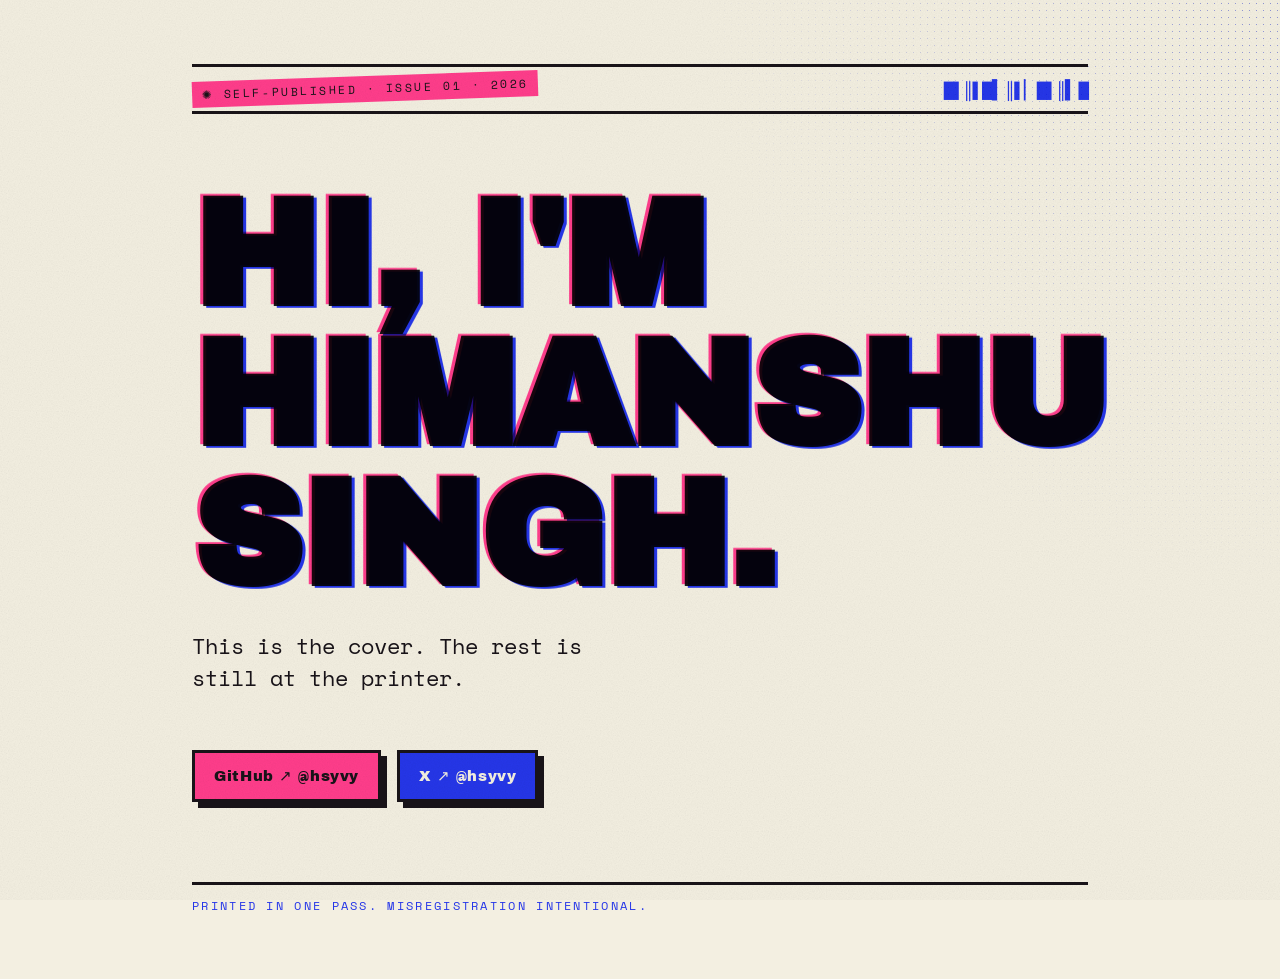
<file: public/index.html>
<!DOCTYPE html>
<html lang="en">
<head>
  <meta charset="UTF-8" />
  <meta name="viewport" content="width=device-width, initial-scale=1" />
  <title>Himanshu Singh — self-published, issue 01</title>
  <meta name="description" content="Himanshu Singh — a small, carefully printed corner of the internet." />
  <meta property="og:title" content="Himanshu Singh — issue 01" />
  <meta property="og:description" content="The cover. The rest is still at the printer." />
  <link rel="preconnect" href="https://fonts.googleapis.com" />
  <link rel="preconnect" href="https://fonts.gstatic.com" crossorigin />
  <link href="https://fonts.googleapis.com/css2?family=Archivo+Black&family=Space+Mono:ital,wght@0,400;0,700;1,400&display=swap" rel="stylesheet" />
  <link rel="stylesheet" href="assets/styles.css" />
</head>
<body>
  <div class="grain" aria-hidden="true"></div>
  <div class="halftone" aria-hidden="true"></div>

  <main class="zine">

    <header class="masthead">
      <span class="stamp">✺ SELF-PUBLISHED · ISSUE 01 · 2026</span>
      <span class="barcode" aria-hidden="true">█▌║▌█▍║▌▏█▌║▍█</span>
    </header>

    <h1 class="title" data-text="HI, I'M&#10;HIMANSHU&#10;SINGH.">HI, I'M<br />HIMANSHU<br />SINGH.</h1>

    <p class="kicker">
      This is the cover. The rest is still at the printer.
    </p>

    <nav class="links" aria-label="find me">
      <a class="chip chip--pink" href="https://github.com/hsyvy">GitHub ↗ @hsyvy</a>
      <a class="chip chip--blue" href="https://x.com/hsyvy">X ↗ @hsyvy</a>
    </nav>

    <footer class="colophon">
      Printed in one pass. Misregistration intentional.
    </footer>

  </main>
</body>
</html>
</file>
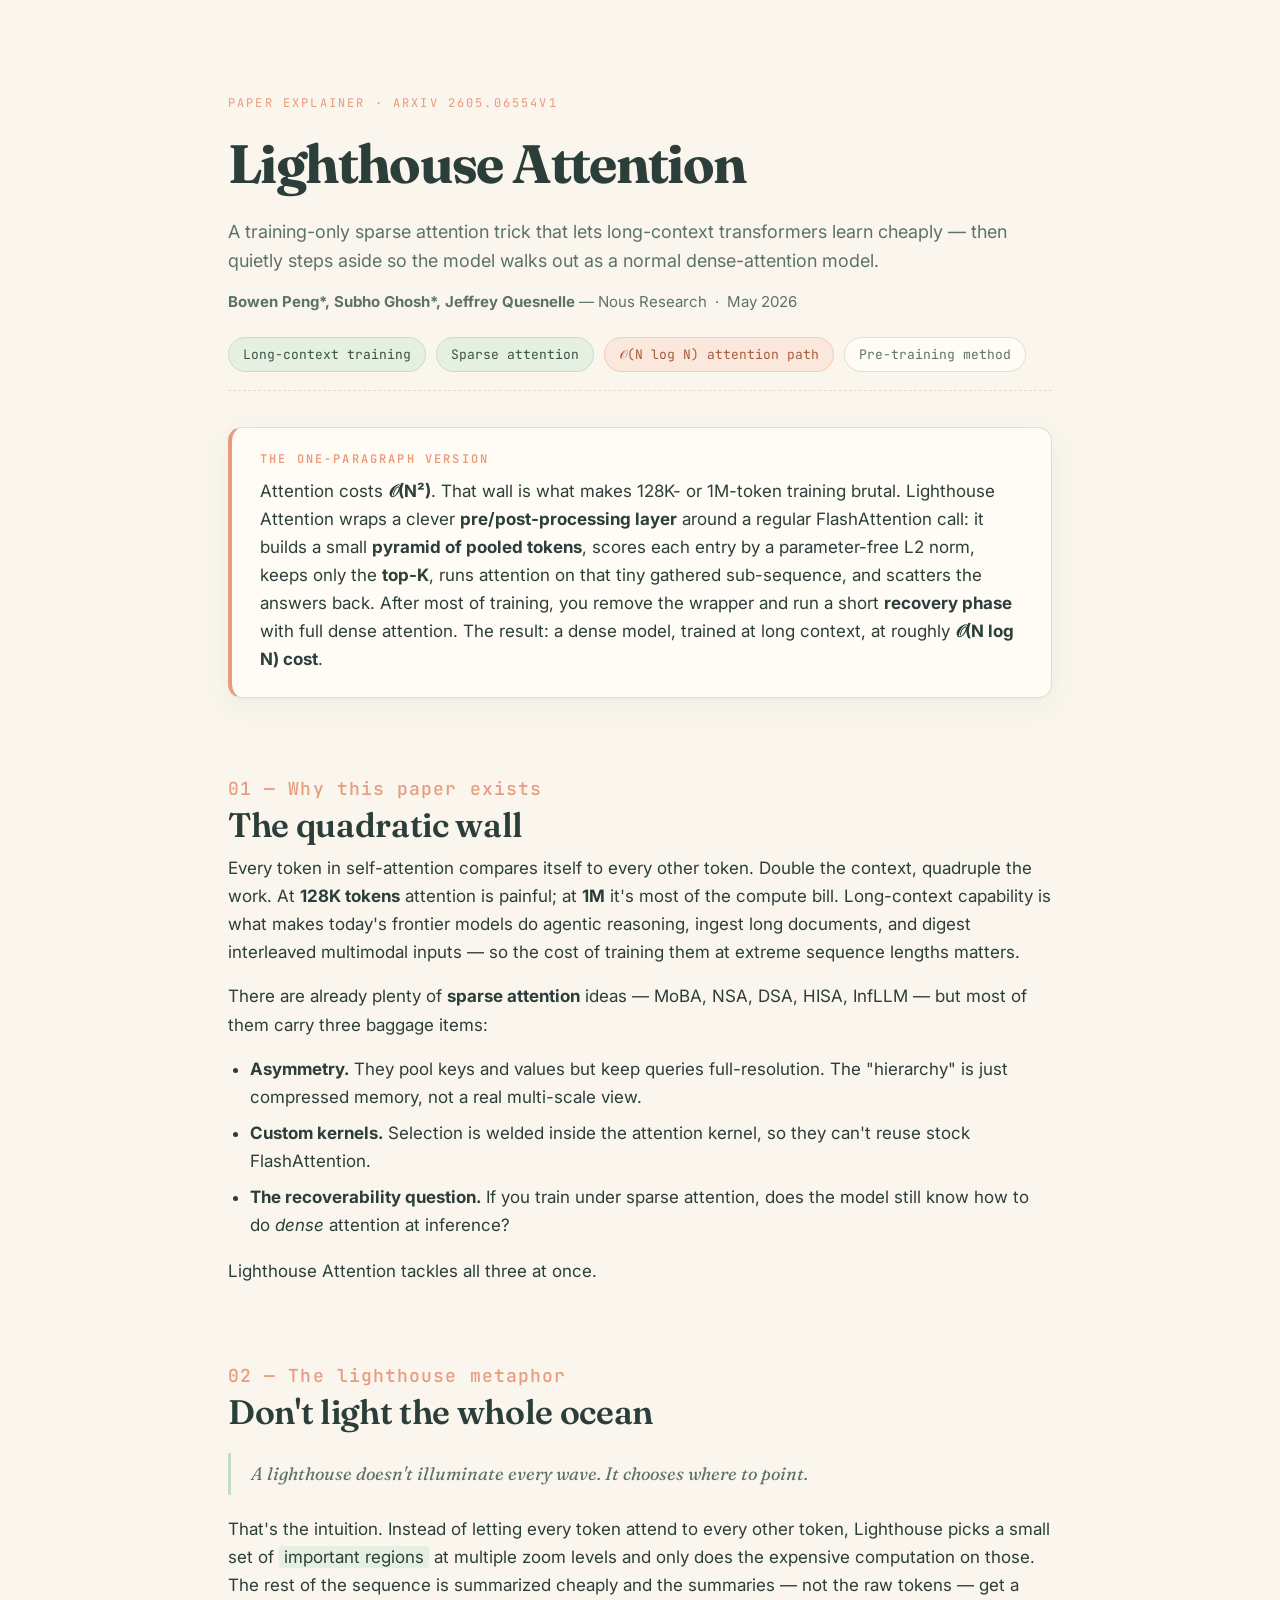
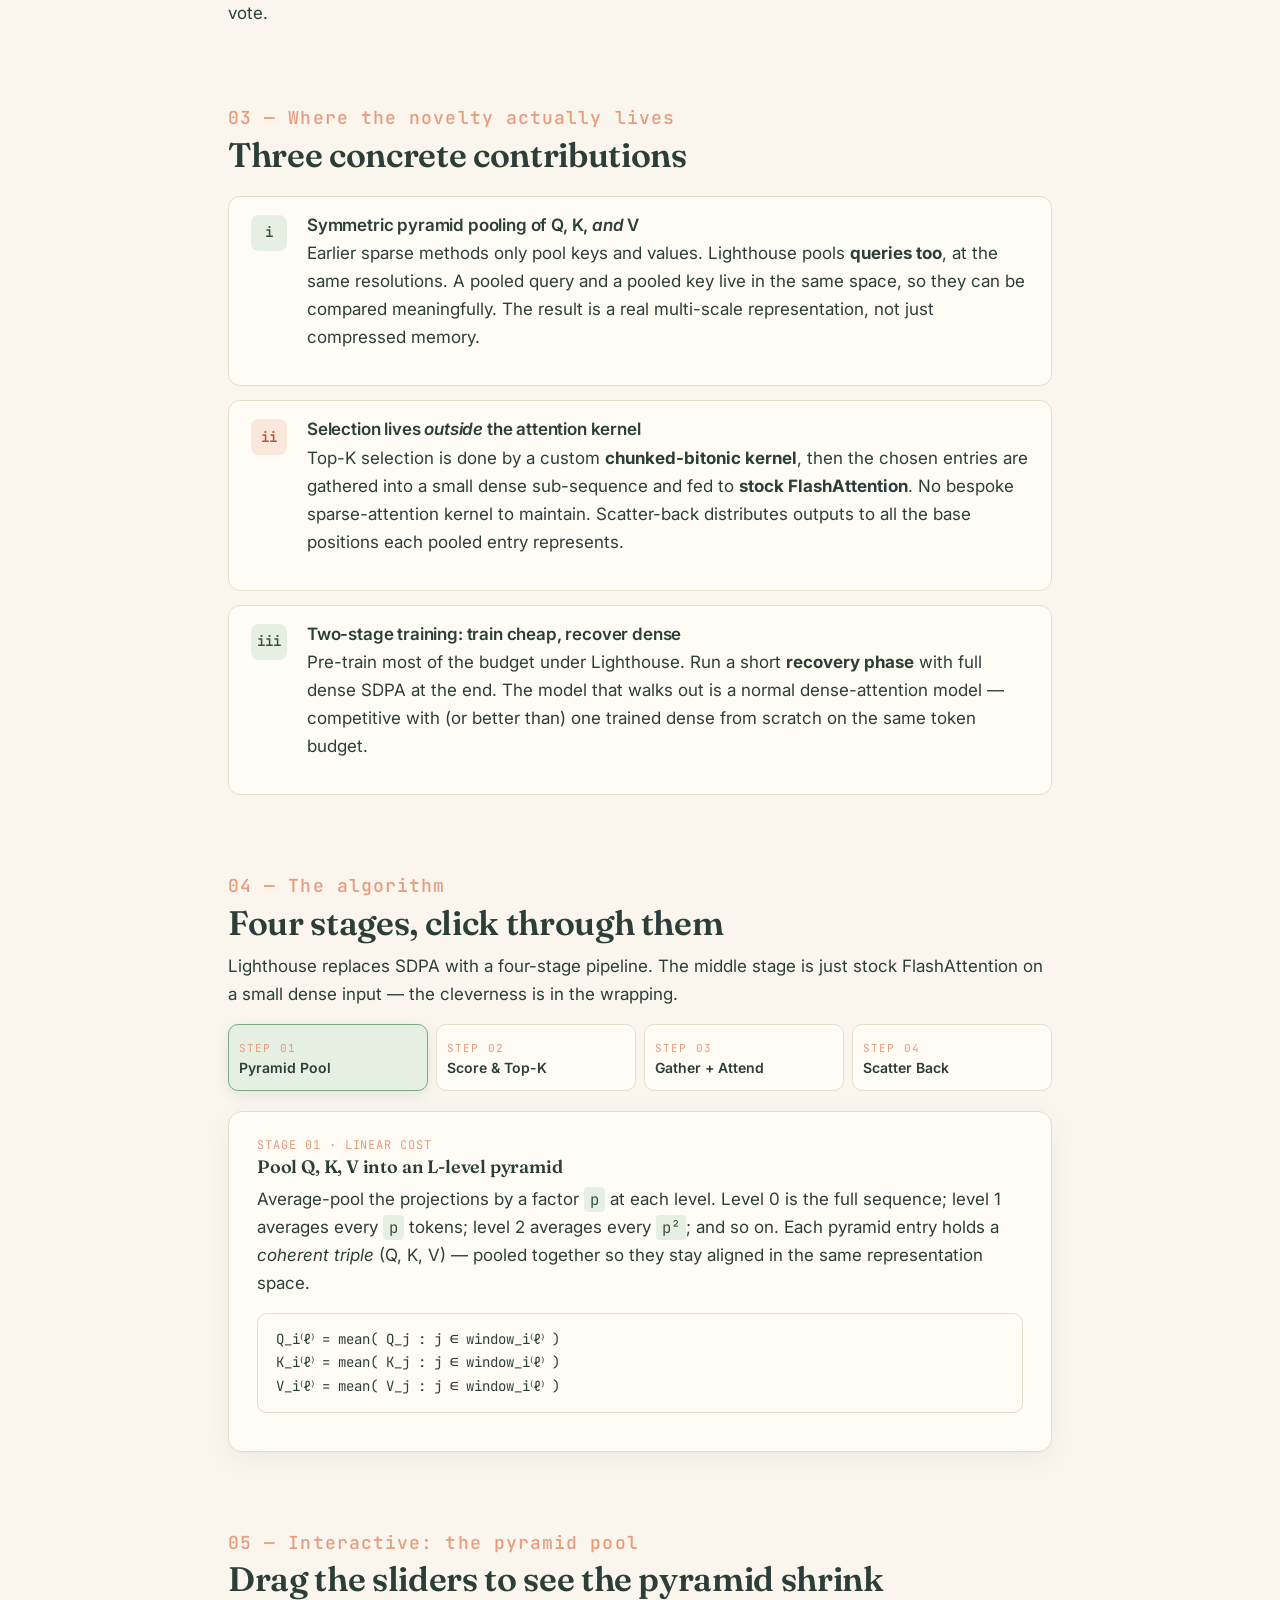
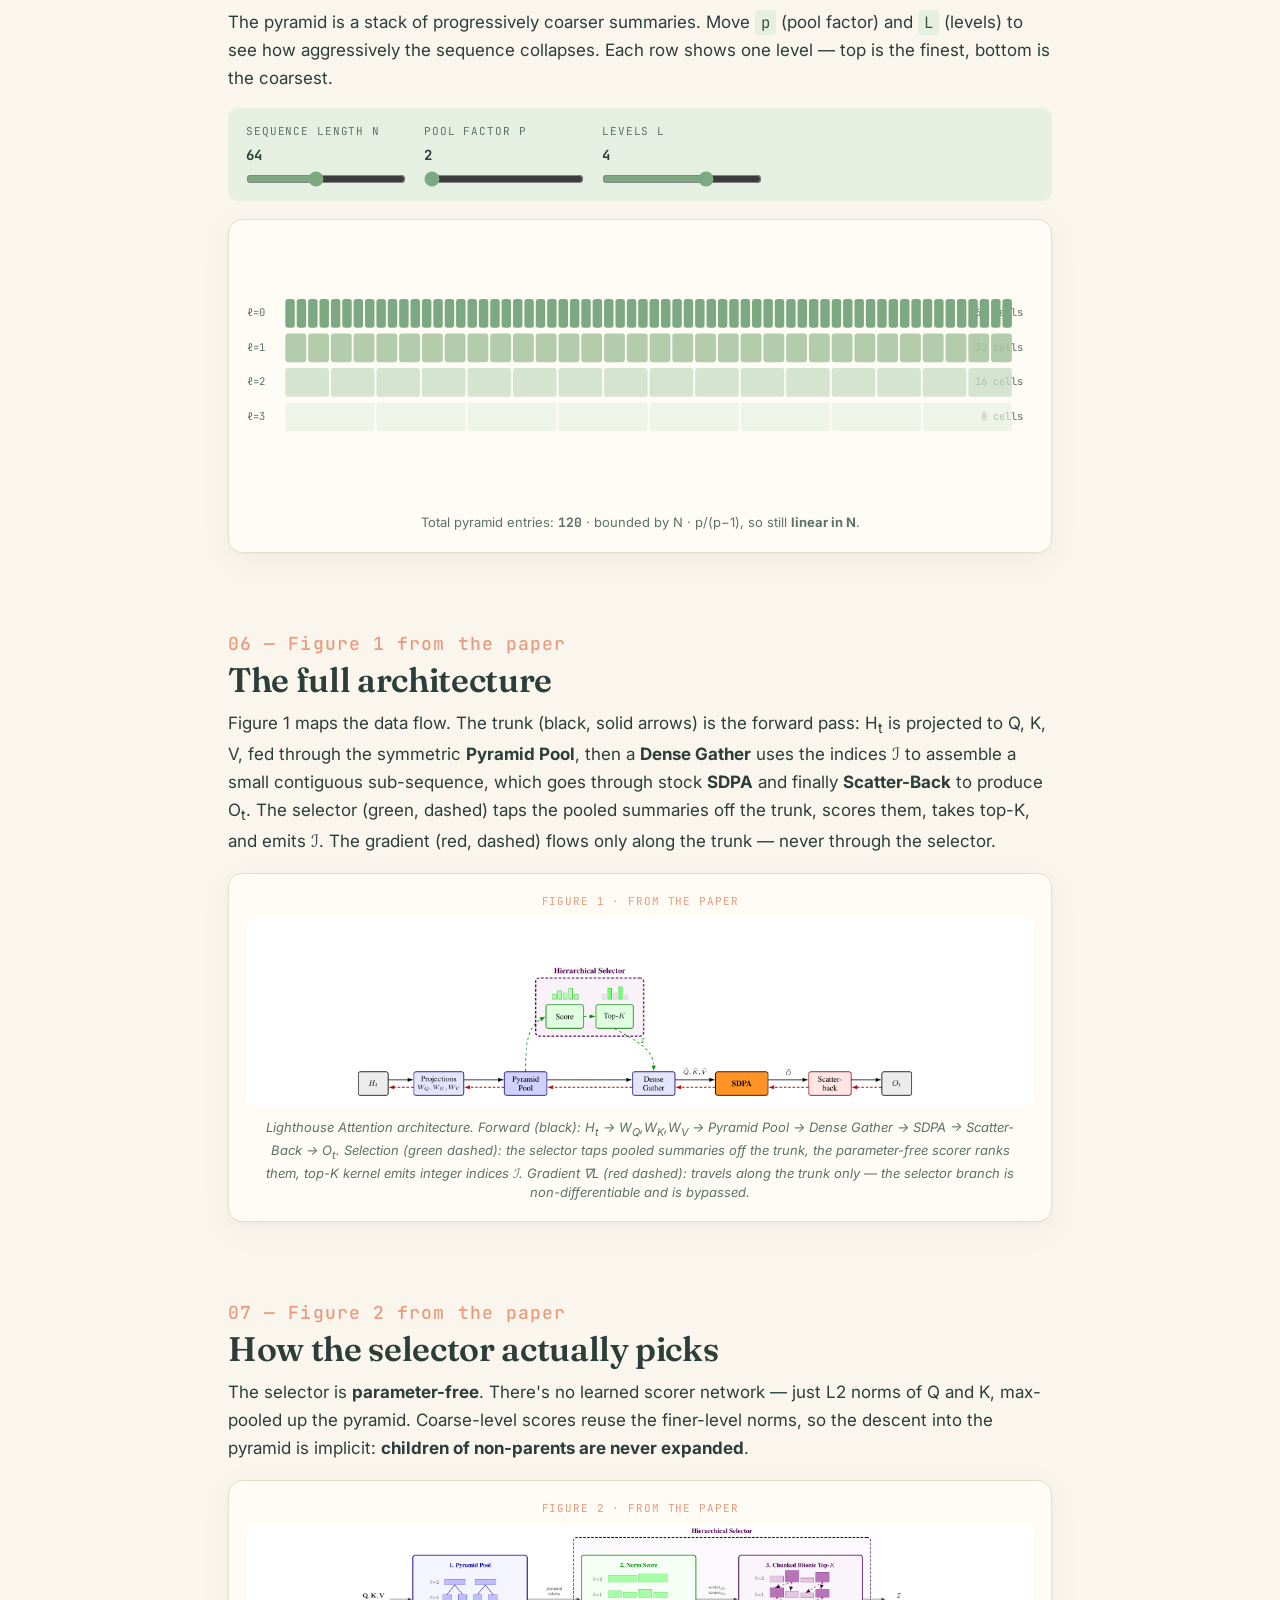
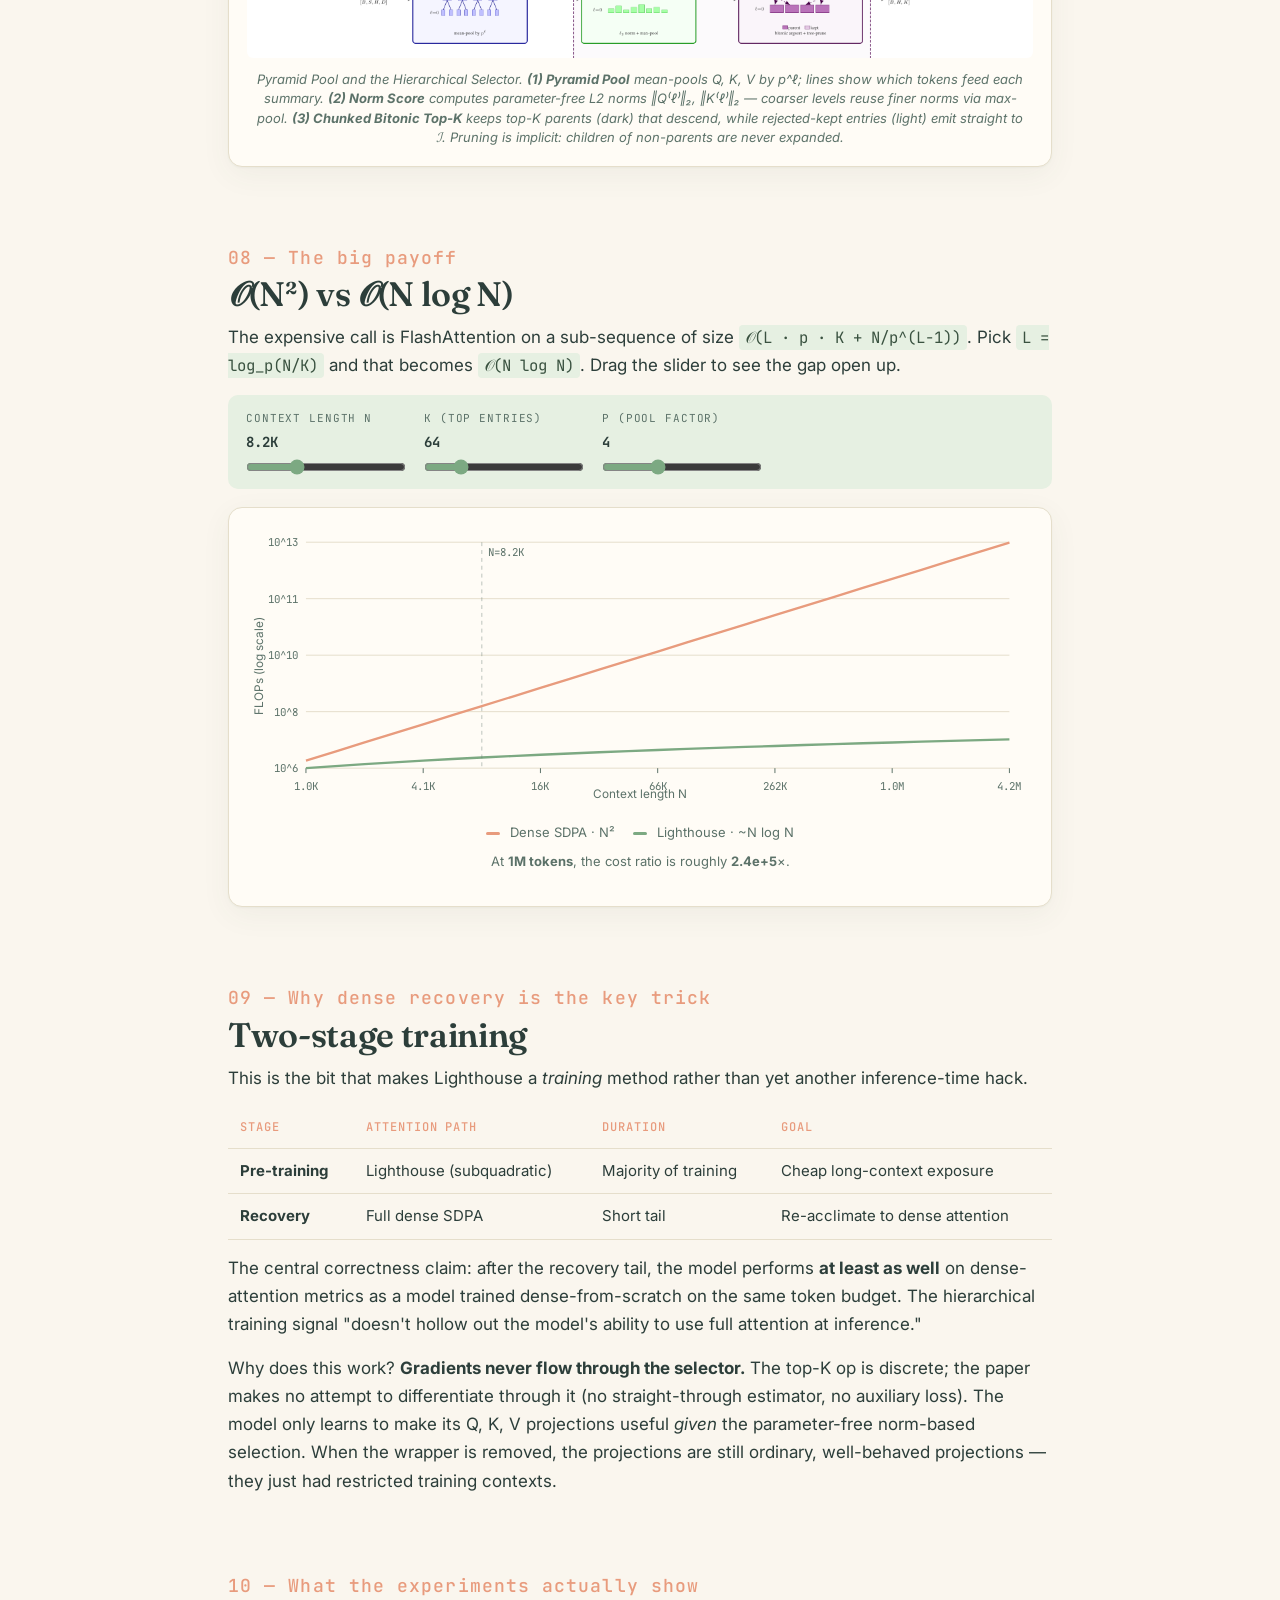
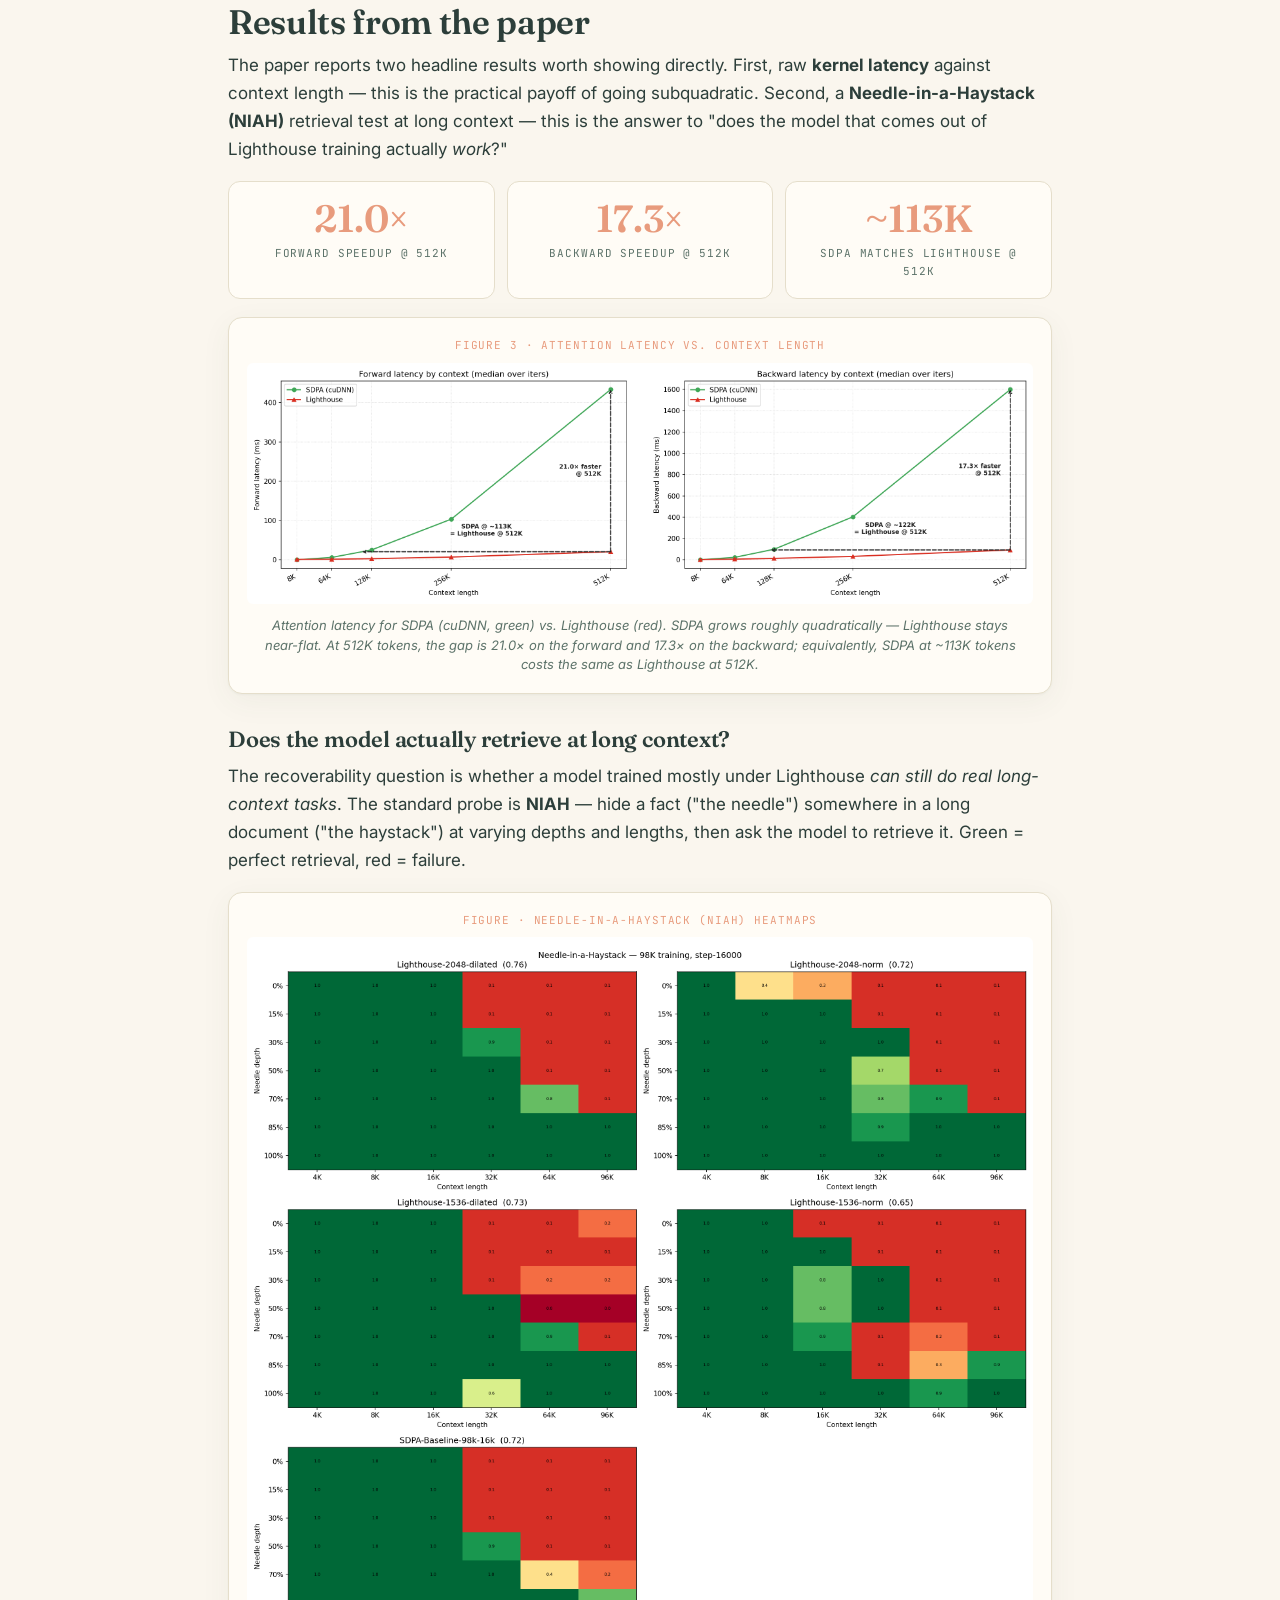
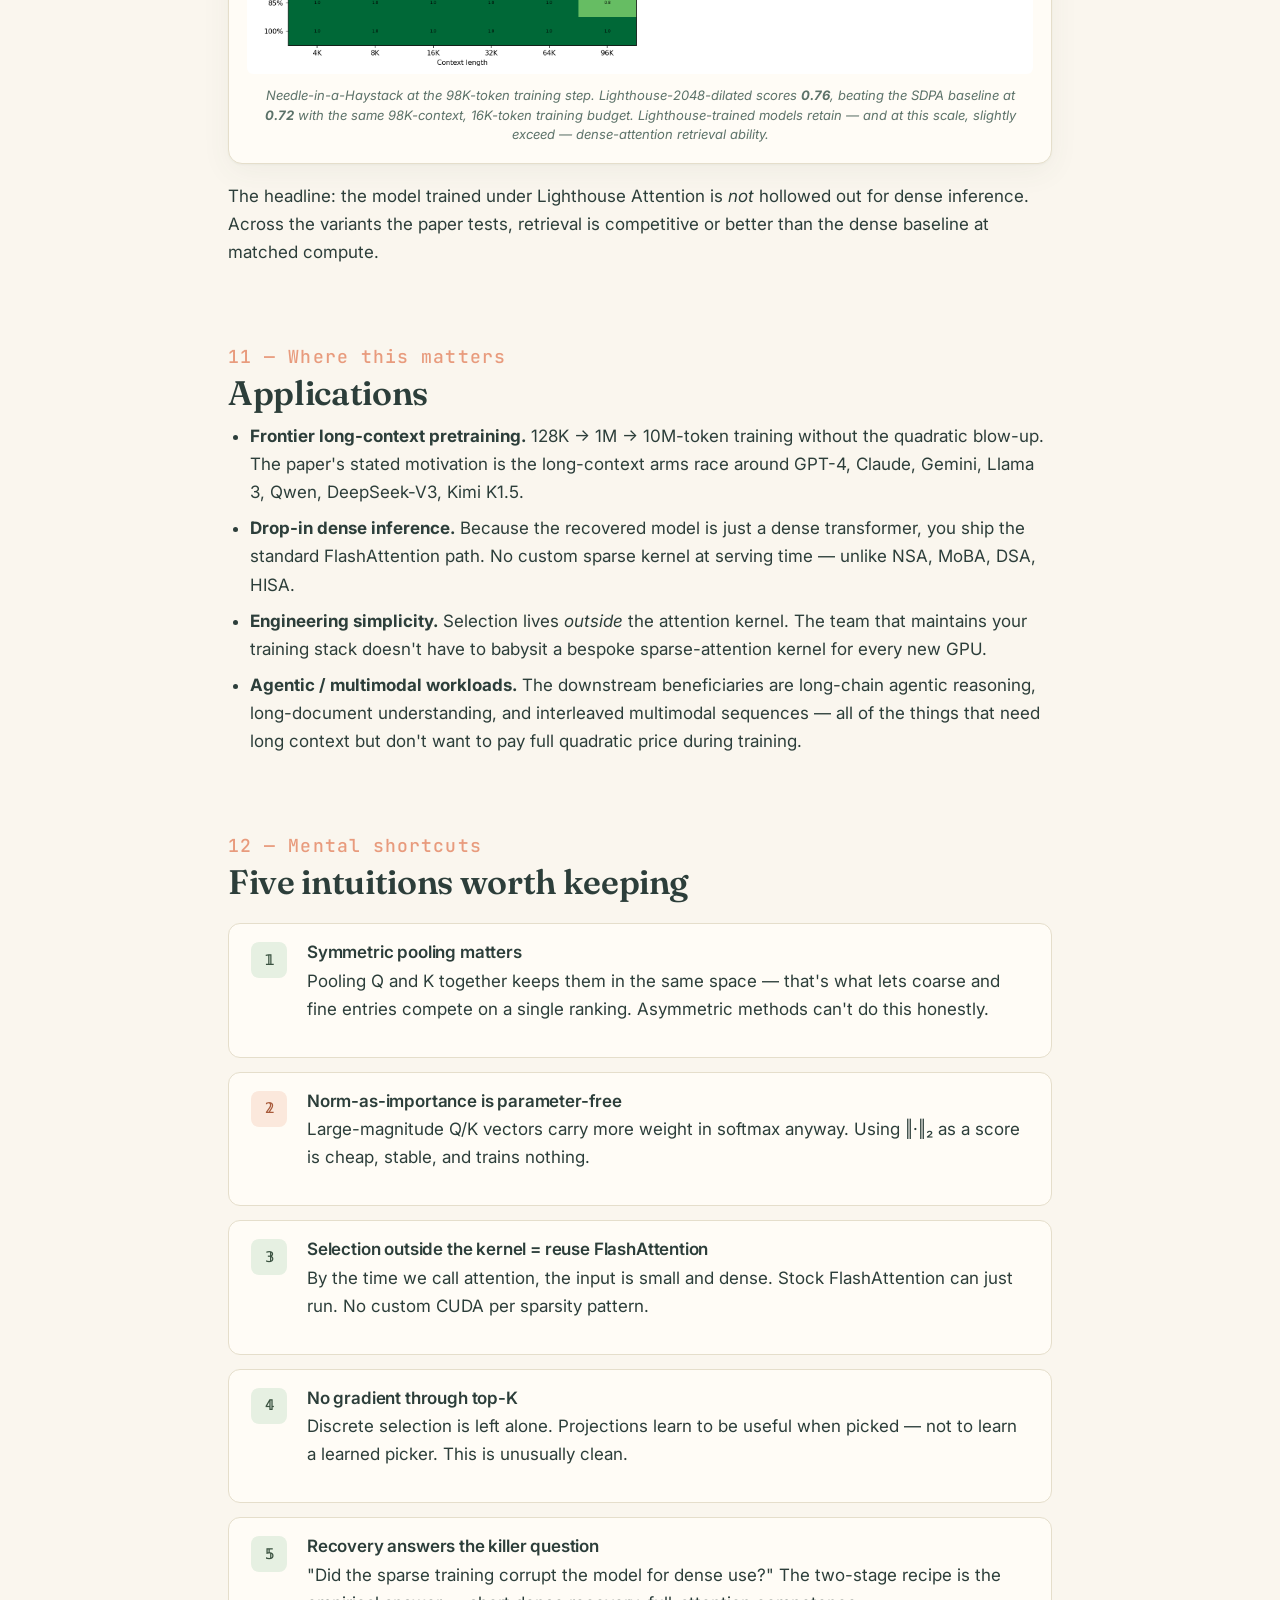
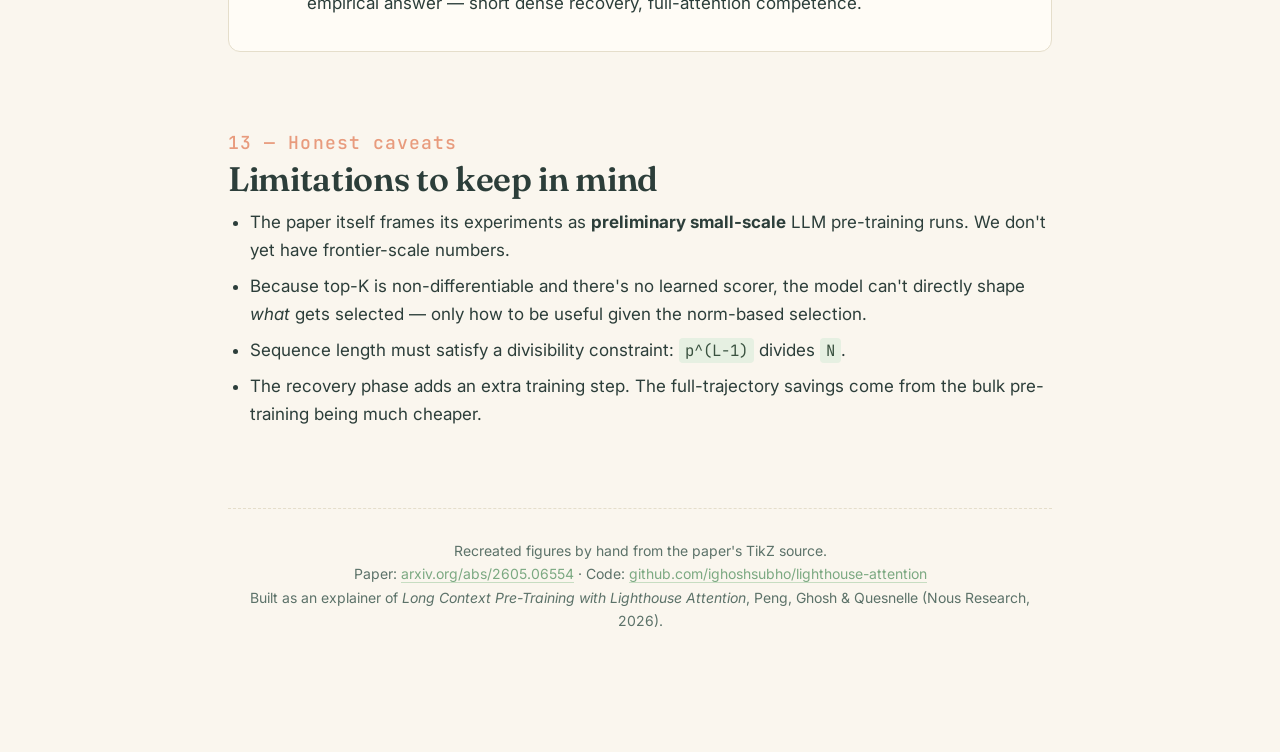
<file: public/lighthouse-attention-explainer.html>
<!DOCTYPE html>
<html lang="en">
<head>
<meta charset="UTF-8" />
<meta name="viewport" content="width=device-width, initial-scale=1.0" />
<title>Lighthouse Attention — Paper Explainer</title>
<meta name="description" content="A training-only sparse attention trick that lets long-context transformers learn cheaply — then quietly steps aside so the model walks out as a normal dense-attention model." />
<meta property="og:type" content="website" />
<meta property="og:url" content="https://hsyvy.pages.dev/lighthouse-attention-explainer" />
<meta property="og:title" content="Lighthouse Attention — Paper Explainer" />
<meta property="og:description" content="A training-only sparse attention trick that lets long-context transformers learn cheaply — then quietly steps aside so the model walks out as a normal dense-attention model." />
<meta property="og:image" content="https://hsyvy.pages.dev/figs/fig3_latency.png" />
<meta property="og:image:width" content="2440" />
<meta property="og:image:height" content="750" />
<meta name="twitter:card" content="summary_large_image" />
<meta name="twitter:title" content="Lighthouse Attention — Paper Explainer" />
<meta name="twitter:description" content="A training-only sparse attention trick that lets long-context transformers learn cheaply — then quietly steps aside so the model walks out as a normal dense-attention model." />
<meta name="twitter:image" content="https://hsyvy.pages.dev/figs/fig3_latency.png" />
<link href="https://fonts.googleapis.com/css2?family=Fraunces:opsz,wght@9..144,300;9..144,400;9..144,600;9..144,700&family=Inter:wght@300;400;500;600;700&family=JetBrains+Mono:wght@400;500&display=swap" rel="stylesheet">
<style>
  :root{
    --bg:        #FAF6EE;
    --bg-card:   #FFFCF6;
    --ink:       #2C3E3A;
    --ink-soft:  #5C7269;
    --sage:      #7CA982;
    --sage-soft: #C7DDC2;
    --sage-pale: #E6F0E2;
    --coral:     #E89B7D;
    --coral-soft:#F4C9B5;
    --coral-pale:#FBE8DC;
    --line:      #E5DECB;
    --shadow:    0 1px 2px rgba(60,80,70,.04), 0 8px 30px rgba(60,80,70,.06);
  }
  *{box-sizing:border-box;margin:0;padding:0}
  html{scroll-behavior:smooth}
  body{
    background:var(--bg);
    color:var(--ink);
    font-family:'Inter',system-ui,sans-serif;
    line-height:1.65;
    font-size:17px;
    -webkit-font-smoothing:antialiased;
  }
  .wrap{max-width:880px;margin:0 auto;padding:64px 28px 120px}
  h1,h2,h3,h4{font-family:'Fraunces',Georgia,serif;font-weight:600;line-height:1.2;letter-spacing:-0.01em}
  h1{font-size:54px;font-weight:700;margin-bottom:20px;letter-spacing:-0.03em}
  h2{font-size:34px;margin-top:80px;margin-bottom:8px}
  h2 .num{color:var(--coral);font-family:'JetBrains Mono',monospace;font-size:18px;font-weight:500;display:block;margin-bottom:6px;letter-spacing:.06em}
  h3{font-size:22px;margin-top:32px;margin-bottom:10px;color:var(--ink)}
  p{margin-bottom:16px;color:var(--ink)}
  a{color:var(--sage);text-decoration:none;border-bottom:1px solid var(--sage-soft)}
  a:hover{color:var(--coral);border-bottom-color:var(--coral-soft)}
  code{font-family:'JetBrains Mono',monospace;font-size:.92em;background:var(--sage-pale);padding:2px 6px;border-radius:4px;color:#3a5240}
  .mono{font-family:'JetBrains Mono',monospace}

  /* hero */
  .hero{padding:30px 0 18px;border-bottom:1px dashed var(--line)}
  .kicker{font-family:'JetBrains Mono',monospace;font-size:12px;letter-spacing:.18em;text-transform:uppercase;color:var(--coral);margin-bottom:18px}
  .authors{color:var(--ink-soft);font-size:15px;margin-bottom:14px}
  .meta{display:flex;flex-wrap:wrap;gap:10px;margin-top:22px}
  .pill{display:inline-block;padding:6px 14px;background:var(--bg-card);border:1px solid var(--line);border-radius:99px;font-size:13px;color:var(--ink-soft);font-family:'JetBrains Mono',monospace}
  .pill.sage{background:var(--sage-pale);border-color:var(--sage-soft);color:#3a5240}
  .pill.coral{background:var(--coral-pale);border-color:var(--coral-soft);color:#a85a3a}

  /* tldr card */
  .tldr{
    background:var(--bg-card);
    border:1px solid var(--line);
    border-left:4px solid var(--coral);
    border-radius:14px;
    padding:24px 28px;
    margin:36px 0 8px;
    box-shadow:var(--shadow);
  }
  .tldr h4{font-family:'JetBrains Mono',monospace;font-size:12px;letter-spacing:.18em;text-transform:uppercase;color:var(--coral);margin-bottom:10px}
  .tldr p{margin-bottom:0;font-size:17px}

  /* sidenote / quote */
  blockquote{
    border-left:3px solid var(--sage-soft);
    padding:6px 0 6px 20px;
    margin:20px 0;
    color:var(--ink-soft);
    font-style:italic;
    font-family:'Fraunces',Georgia,serif;
    font-size:18px;
  }

  /* lists */
  ul,ol{margin:0 0 18px 22px}
  li{margin-bottom:8px}

  /* card */
  .card{
    background:var(--bg-card);
    border:1px solid var(--line);
    border-radius:14px;
    padding:24px 26px;
    margin:18px 0;
    box-shadow:var(--shadow);
  }

  /* contribution grid */
  .contribs{display:grid;grid-template-columns:1fr;gap:14px;margin:20px 0}
  .contrib{
    background:var(--bg-card);
    border:1px solid var(--line);
    border-radius:12px;
    padding:18px 22px;
    display:grid;
    grid-template-columns:42px 1fr;
    gap:14px;
    align-items:start;
  }
  .contrib .ic{
    width:36px;height:36px;border-radius:8px;
    background:var(--sage-pale);color:#3a5240;
    display:flex;align-items:center;justify-content:center;
    font-family:'JetBrains Mono',monospace;font-weight:600;font-size:14px;
  }
  .contrib:nth-child(2) .ic{background:var(--coral-pale);color:#a85a3a}
  .contrib h4{font-size:17px;margin-bottom:4px;font-family:'Inter',sans-serif;font-weight:600}

  /* stepper */
  .stepper{display:grid;grid-template-columns:repeat(4,1fr);gap:8px;margin:14px 0 20px}
  .stepper button{
    background:var(--bg-card);
    border:1px solid var(--line);
    border-radius:10px;
    padding:14px 10px;
    cursor:pointer;
    font-family:inherit;
    text-align:left;
    transition:all .2s;
  }
  .stepper button .sn{font-family:'JetBrains Mono',monospace;font-size:11px;color:var(--coral);letter-spacing:.1em}
  .stepper button .sl{display:block;font-size:14px;font-weight:600;color:var(--ink);margin-top:4px}
  .stepper button.active{background:var(--sage-pale);border-color:var(--sage);box-shadow:0 4px 14px rgba(124,169,130,.18)}
  .stepper button:hover{border-color:var(--sage-soft)}
  .step-body{background:var(--bg-card);border:1px solid var(--line);border-radius:14px;padding:24px 28px;min-height:170px;box-shadow:var(--shadow)}
  .step-body h4{font-size:18px;margin-bottom:8px;color:var(--ink)}
  .step-body .mtag{font-family:'JetBrains Mono',monospace;font-size:12px;color:var(--coral);letter-spacing:.08em}

  /* slider controls */
  .controls{display:flex;flex-wrap:wrap;gap:18px;align-items:center;padding:14px 18px;background:var(--sage-pale);border-radius:10px;margin-bottom:14px}
  .ctrl{display:flex;flex-direction:column;font-size:13px;color:var(--ink-soft);gap:4px}
  .ctrl label{font-family:'JetBrains Mono',monospace;font-size:11px;letter-spacing:.08em;text-transform:uppercase}
  .ctrl input[type=range]{width:160px;accent-color:var(--sage)}
  .ctrl b{font-family:'JetBrains Mono',monospace;color:var(--ink);font-size:14px}

  /* pyramid svg cells */
  .pyramid-cell{transition:fill .25s,opacity .25s}

  /* footer */
  footer{margin-top:80px;padding-top:30px;border-top:1px dashed var(--line);color:var(--ink-soft);font-size:14px;text-align:center}

  /* equation block */
  .eqn{
    background:var(--bg-card);
    border:1px solid var(--line);
    border-radius:10px;
    padding:14px 18px;
    margin:14px 0;
    font-family:'JetBrains Mono',monospace;
    font-size:14px;
    overflow-x:auto;
    color:var(--ink);
  }

  /* table */
  table{border-collapse:collapse;width:100%;margin:14px 0;font-size:15px}
  th,td{padding:10px 12px;text-align:left;border-bottom:1px solid var(--line)}
  th{font-family:'JetBrains Mono',monospace;font-size:12px;letter-spacing:.08em;text-transform:uppercase;color:var(--coral);font-weight:500}
  tbody tr:hover{background:var(--sage-pale)}

  /* big chart */
  .chart-wrap{margin:18px 0}
  .legend{display:flex;gap:18px;font-size:13px;color:var(--ink-soft);margin-top:8px;justify-content:center}
  .legend i{display:inline-block;width:14px;height:3px;margin-right:6px;vertical-align:middle;border-radius:2px}

  /* highlight inline */
  .hl-sage{background:var(--sage-pale);padding:1px 5px;border-radius:3px}
  .hl-coral{background:var(--coral-pale);padding:1px 5px;border-radius:3px}

  /* paper figure */
  .pfig{
    background:var(--bg-card);
    border:1px solid var(--line);
    border-radius:14px;
    padding:18px;
    margin:18px 0;
    box-shadow:var(--shadow);
  }
  .pfig img{display:block;width:100%;height:auto;border-radius:6px}
  .pfig .cap{
    font-size:13px;color:var(--ink-soft);
    text-align:center;font-style:italic;
    margin-top:12px;padding:0 8px;line-height:1.5;
  }
  .pfig .src{
    display:block;
    font-family:'JetBrains Mono',monospace;font-size:11px;
    letter-spacing:.08em;color:var(--coral);text-transform:uppercase;
    text-align:center;margin-bottom:8px;
  }
  /* result stats */
  .stats{display:grid;grid-template-columns:repeat(auto-fit,minmax(160px,1fr));gap:12px;margin:18px 0}
  .stat{
    background:var(--bg-card);border:1px solid var(--line);border-radius:12px;
    padding:18px 20px;text-align:center;
  }
  .stat .big{font-family:'Fraunces',serif;font-size:38px;font-weight:600;color:var(--coral);line-height:1}
  .stat .lab{font-family:'JetBrains Mono',monospace;font-size:11px;letter-spacing:.08em;text-transform:uppercase;color:var(--ink-soft);margin-top:6px}

  /* arch diagram boxes */
  .arch-box{font-family:'Inter',sans-serif;font-size:13px}

  @media (max-width:680px){
    .wrap{padding:42px 18px 80px}
    h1{font-size:38px}
    h2{font-size:28px}
    .stepper{grid-template-columns:repeat(2,1fr)}
  }
</style>
</head>
<body>
<div class="wrap">

  <!-- HERO -->
  <section class="hero">
    <div class="kicker">Paper explainer · arXiv 2605.06554v1</div>
    <h1>Lighthouse Attention</h1>
    <p class="authors" style="font-size:18px;color:var(--ink-soft)">A training-only sparse attention trick that lets long-context transformers learn cheaply — then quietly steps aside so the model walks out as a normal dense-attention model.</p>
    <p class="authors"><b>Bowen Peng*, Subho Ghosh*, Jeffrey Quesnelle</b> — Nous Research &nbsp;·&nbsp; May 2026</p>
    <div class="meta">
      <span class="pill sage">Long-context training</span>
      <span class="pill sage">Sparse attention</span>
      <span class="pill coral">𝒪(N log N) attention path</span>
      <span class="pill">Pre-training method</span>
    </div>
  </section>

  <!-- TLDR -->
  <div class="tldr">
    <h4>The one-paragraph version</h4>
    <p>Attention costs <b>𝒪(N²)</b>. That wall is what makes 128K- or 1M-token training brutal. Lighthouse Attention wraps a clever <b>pre/post-processing layer</b> around a regular FlashAttention call: it builds a small <b>pyramid of pooled tokens</b>, scores each entry by a parameter-free L2 norm, keeps only the <b>top-K</b>, runs attention on that tiny gathered sub-sequence, and scatters the answers back. After most of training, you remove the wrapper and run a short <b>recovery phase</b> with full dense attention. The result: a dense model, trained at long context, at roughly <b>𝒪(N log N) cost</b>.</p>
  </div>

  <!-- WHY -->
  <h2><span class="num">01 — Why this paper exists</span>The quadratic wall</h2>
  <p>Every token in self-attention compares itself to every other token. Double the context, quadruple the work. At <b>128K tokens</b> attention is painful; at <b>1M</b> it's most of the compute bill. Long-context capability is what makes today's frontier models do agentic reasoning, ingest long documents, and digest interleaved multimodal inputs — so the cost of training them at extreme sequence lengths matters.</p>
  <p>There are already plenty of <b>sparse attention</b> ideas — MoBA, NSA, DSA, HISA, InfLLM — but most of them carry three baggage items:</p>
  <ul>
    <li><b>Asymmetry.</b> They pool keys and values but keep queries full-resolution. The "hierarchy" is just compressed memory, not a real multi-scale view.</li>
    <li><b>Custom kernels.</b> Selection is welded inside the attention kernel, so they can't reuse stock FlashAttention.</li>
    <li><b>The recoverability question.</b> If you train under sparse attention, does the model still know how to do <em>dense</em> attention at inference?</li>
  </ul>
  <p>Lighthouse Attention tackles all three at once.</p>

  <!-- METAPHOR -->
  <h2><span class="num">02 — The lighthouse metaphor</span>Don't light the whole ocean</h2>
  <blockquote>A lighthouse doesn't illuminate every wave. It chooses where to point.</blockquote>
  <p>That's the intuition. Instead of letting every token attend to every other token, Lighthouse picks a small set of <span class="hl-sage">important regions</span> at multiple zoom levels and only does the expensive computation on those. The rest of the sequence is summarized cheaply and the summaries — not the raw tokens — get a vote.</p>

  <!-- CONTRIBUTIONS -->
  <h2><span class="num">03 — Where the novelty actually lives</span>Three concrete contributions</h2>
  <div class="contribs">
    <div class="contrib"><div class="ic">i</div><div><h4>Symmetric pyramid pooling of Q, K, <em>and</em> V</h4><p>Earlier sparse methods only pool keys and values. Lighthouse pools <b>queries too</b>, at the same resolutions. A pooled query and a pooled key live in the same space, so they can be compared meaningfully. The result is a real multi-scale representation, not just compressed memory.</p></div></div>
    <div class="contrib"><div class="ic">ii</div><div><h4>Selection lives <em>outside</em> the attention kernel</h4><p>Top-K selection is done by a custom <b>chunked-bitonic kernel</b>, then the chosen entries are gathered into a small dense sub-sequence and fed to <b>stock FlashAttention</b>. No bespoke sparse-attention kernel to maintain. Scatter-back distributes outputs to all the base positions each pooled entry represents.</p></div></div>
    <div class="contrib"><div class="ic">iii</div><div><h4>Two-stage training: train cheap, recover dense</h4><p>Pre-train most of the budget under Lighthouse. Run a short <b>recovery phase</b> with full dense SDPA at the end. The model that walks out is a normal dense-attention model — competitive with (or better than) one trained dense from scratch on the same token budget.</p></div></div>
  </div>

  <!-- ALGORITHM -->
  <h2><span class="num">04 — The algorithm</span>Four stages, click through them</h2>
  <p>Lighthouse replaces SDPA with a four-stage pipeline. The middle stage is just stock FlashAttention on a small dense input — the cleverness is in the wrapping.</p>

  <div class="stepper" id="stepper">
    <button data-step="1" class="active"><span class="sn">STEP 01</span><span class="sl">Pyramid Pool</span></button>
    <button data-step="2"><span class="sn">STEP 02</span><span class="sl">Score &amp; Top-K</span></button>
    <button data-step="3"><span class="sn">STEP 03</span><span class="sl">Gather + Attend</span></button>
    <button data-step="4"><span class="sn">STEP 04</span><span class="sl">Scatter Back</span></button>
  </div>
  <div class="step-body" id="step-body">
    <div class="mtag">STAGE 01 · LINEAR COST</div>
    <h4>Pool Q, K, V into an L-level pyramid</h4>
    <p>Average-pool the projections by a factor <code>p</code> at each level. Level 0 is the full sequence; level 1 averages every <code>p</code> tokens; level 2 averages every <code>p²</code>; and so on. Each pyramid entry holds a <em>coherent triple</em> (Q, K, V) — pooled together so they stay aligned in the same representation space.</p>
    <div class="eqn">Q_i⁽ℓ⁾ = mean( Q_j  :  j ∈ window_i⁽ℓ⁾ )<br>
K_i⁽ℓ⁾ = mean( K_j  :  j ∈ window_i⁽ℓ⁾ )<br>
V_i⁽ℓ⁾ = mean( V_j  :  j ∈ window_i⁽ℓ⁾ )</div>
  </div>

  <!-- PYRAMID INTERACTIVE -->
  <h2><span class="num">05 — Interactive: the pyramid pool</span>Drag the sliders to see the pyramid shrink</h2>
  <p>The pyramid is a stack of progressively coarser summaries. Move <code>p</code> (pool factor) and <code>L</code> (levels) to see how aggressively the sequence collapses. Each row shows one level — top is the finest, bottom is the coarsest.</p>

  <div class="controls">
    <div class="ctrl"><label>Sequence length N</label><b id="vN">64</b><input type="range" id="rN" min="16" max="128" step="16" value="64" /></div>
    <div class="ctrl"><label>Pool factor p</label><b id="vP">2</b><input type="range" id="rP" min="2" max="4" step="1" value="2" /></div>
    <div class="ctrl"><label>Levels L</label><b id="vL">4</b><input type="range" id="rL" min="2" max="5" step="1" value="4" /></div>
  </div>
  <div class="card" style="padding:18px">
    <svg id="pyramidSvg" viewBox="0 0 820 260" width="100%" height="260" xmlns="http://www.w3.org/2000/svg" font-family="Inter,sans-serif"></svg>
    <p style="font-size:13px;color:var(--ink-soft);margin-bottom:0;margin-top:6px;text-align:center">Total pyramid entries: <b id="pyrTotal" class="mono">—</b> · bounded by N · p/(p−1), so still <b>linear in N</b>.</p>
  </div>

  <!-- ARCHITECTURE (Figure 1 from paper) -->
  <h2><span class="num">06 — Figure 1 from the paper</span>The full architecture</h2>
  <p>Figure 1 maps the data flow. The trunk (black, solid arrows) is the forward pass: H<sub>t</sub> is projected to Q, K, V, fed through the symmetric <b>Pyramid Pool</b>, then a <b>Dense Gather</b> uses the indices ℐ to assemble a small contiguous sub-sequence, which goes through stock <b>SDPA</b> and finally <b>Scatter-Back</b> to produce O<sub>t</sub>. The selector (green, dashed) taps the pooled summaries off the trunk, scores them, takes top-K, and emits ℐ. The gradient (red, dashed) flows only along the trunk — never through the selector.</p>

  <div class="pfig">
    <span class="src">Figure 1 · from the paper</span>
    <img src="figs/fig1_architecture.png?v=4-600dpi" alt="Lighthouse Attention architecture diagram showing the forward trunk, hierarchical selector branch with score and top-K, and the gradient flow along the trunk only." />
    <div class="cap">Lighthouse Attention architecture. Forward (black): H<sub>t</sub> → W<sub>Q</sub>,W<sub>K</sub>,W<sub>V</sub> → Pyramid Pool → Dense Gather → SDPA → Scatter-Back → O<sub>t</sub>. Selection (green dashed): the selector taps pooled summaries off the trunk, the parameter-free scorer ranks them, top-K kernel emits integer indices ℐ. Gradient ∇L (red dashed): travels along the trunk only — the selector branch is non-differentiable and is bypassed.</div>
  </div>

  <!-- (legacy SVG recreation kept below, hidden) -->
  <div class="card" style="padding:8px;overflow-x:auto;display:none">
    <svg viewBox="0 0 880 360" width="100%" height="360" xmlns="http://www.w3.org/2000/svg" font-family="Inter,sans-serif" font-size="12">
      <!-- defs -->
      <defs>
        <marker id="arrSage" viewBox="0 0 10 10" refX="9" refY="5" markerWidth="6" markerHeight="6" orient="auto">
          <path d="M0,0 L10,5 L0,10 z" fill="#5C7269"/>
        </marker>
        <marker id="arrCoral" viewBox="0 0 10 10" refX="9" refY="5" markerWidth="6" markerHeight="6" orient="auto">
          <path d="M0,0 L10,5 L0,10 z" fill="#E89B7D"/>
        </marker>
        <marker id="arrGreen" viewBox="0 0 10 10" refX="9" refY="5" markerWidth="6" markerHeight="6" orient="auto">
          <path d="M0,0 L10,5 L0,10 z" fill="#7CA982"/>
        </marker>
      </defs>

      <!-- trunk boxes -->
      <g>
        <rect x="20"  y="150" width="90"  height="60" rx="8" fill="#FFFCF6" stroke="#5C7269" />
        <text x="65"  y="178" text-anchor="middle" fill="#2C3E3A" font-weight="600">Hₜ</text>
        <text x="65"  y="196" text-anchor="middle" fill="#5C7269" font-size="11">hidden state</text>

        <rect x="135" y="150" width="100" height="60" rx="8" fill="#FFFCF6" stroke="#5C7269" />
        <text x="185" y="174" text-anchor="middle" fill="#2C3E3A" font-weight="600">W_Q, W_K, W_V</text>
        <text x="185" y="192" text-anchor="middle" fill="#5C7269" font-size="11">projections</text>

        <rect x="260" y="150" width="110" height="60" rx="8" fill="#E6F0E2" stroke="#7CA982" />
        <text x="315" y="174" text-anchor="middle" fill="#3a5240" font-weight="600">Pyramid Pool</text>
        <text x="315" y="192" text-anchor="middle" fill="#5C7269" font-size="11">Q, K, V → pyramid</text>

        <rect x="395" y="150" width="100" height="60" rx="8" fill="#FFFCF6" stroke="#5C7269" />
        <text x="445" y="174" text-anchor="middle" fill="#2C3E3A" font-weight="600">Dense Gather</text>
        <text x="445" y="192" text-anchor="middle" fill="#5C7269" font-size="11">topographic sort</text>

        <rect x="520" y="150" width="100" height="60" rx="8" fill="#FBE8DC" stroke="#E89B7D" />
        <text x="570" y="174" text-anchor="middle" fill="#a85a3a" font-weight="600">SDPA</text>
        <text x="570" y="192" text-anchor="middle" fill="#5C7269" font-size="11">FlashAttention</text>

        <rect x="645" y="150" width="100" height="60" rx="8" fill="#FFFCF6" stroke="#5C7269" />
        <text x="695" y="174" text-anchor="middle" fill="#2C3E3A" font-weight="600">Scatter-Back</text>
        <text x="695" y="192" text-anchor="middle" fill="#5C7269" font-size="11">→ base positions</text>

        <rect x="770" y="150" width="80"  height="60" rx="8" fill="#FFFCF6" stroke="#5C7269" />
        <text x="810" y="178" text-anchor="middle" fill="#2C3E3A" font-weight="600">Oₜ</text>
        <text x="810" y="196" text-anchor="middle" fill="#5C7269" font-size="11">output</text>
      </g>

      <!-- selection branch (off-trunk) -->
      <g>
        <rect x="270" y="40" width="100" height="46" rx="8" fill="#E6F0E2" stroke="#7CA982" />
        <text x="320" y="60" text-anchor="middle" fill="#3a5240" font-weight="600">Norm Score</text>
        <text x="320" y="76" text-anchor="middle" fill="#5C7269" font-size="11">‖Q‖₂, ‖K‖₂</text>

        <rect x="395" y="40" width="100" height="46" rx="8" fill="#E6F0E2" stroke="#7CA982" />
        <text x="445" y="60" text-anchor="middle" fill="#3a5240" font-weight="600">Top-K</text>
        <text x="445" y="76" text-anchor="middle" fill="#5C7269" font-size="11">chunked bitonic</text>

        <rect x="520" y="40" width="50" height="46" rx="8" fill="#E6F0E2" stroke="#7CA982" />
        <text x="545" y="68" text-anchor="middle" fill="#3a5240" font-weight="700">ℐ</text>
      </g>

      <!-- forward arrows (sage) -->
      <g stroke="#5C7269" stroke-width="1.6" fill="none">
        <line x1="110" y1="180" x2="135" y2="180" marker-end="url(#arrSage)" />
        <line x1="235" y1="180" x2="260" y2="180" marker-end="url(#arrSage)" />
        <line x1="370" y1="180" x2="395" y2="180" marker-end="url(#arrSage)" />
        <line x1="495" y1="180" x2="520" y2="180" marker-end="url(#arrSage)" />
        <line x1="620" y1="180" x2="645" y2="180" marker-end="url(#arrSage)" />
        <line x1="745" y1="180" x2="770" y2="180" marker-end="url(#arrSage)" />
      </g>

      <!-- selection arrows (green) -->
      <g stroke="#7CA982" stroke-width="1.6" fill="none" stroke-dasharray="0">
        <line x1="315" y1="150" x2="315" y2="86" marker-end="url(#arrGreen)" />
        <line x1="370" y1="63" x2="395" y2="63" marker-end="url(#arrGreen)" />
        <line x1="495" y1="63" x2="520" y2="63" marker-end="url(#arrGreen)" />
        <line x1="545" y1="86" x2="445" y2="150" marker-end="url(#arrGreen)" />
      </g>

      <!-- gradient arrows (coral, dashed, backwards along trunk only) -->
      <g stroke="#E89B7D" stroke-width="1.6" fill="none" stroke-dasharray="5 4">
        <line x1="770" y1="225" x2="745" y2="225" marker-end="url(#arrCoral)" />
        <line x1="645" y1="225" x2="620" y2="225" marker-end="url(#arrCoral)" />
        <line x1="520" y1="225" x2="495" y2="225" marker-end="url(#arrCoral)" />
        <line x1="395" y1="225" x2="370" y2="225" marker-end="url(#arrCoral)" />
        <line x1="260" y1="225" x2="235" y2="225" marker-end="url(#arrCoral)" />
        <line x1="135" y1="225" x2="110" y2="225" marker-end="url(#arrCoral)" />
      </g>

      <!-- legend -->
      <g font-size="12">
        <rect x="20" y="290" width="14" height="3" fill="#5C7269" />
        <text x="40" y="295" fill="#5C7269">forward (trunk)</text>

        <rect x="170" y="290" width="14" height="3" fill="#7CA982" />
        <text x="190" y="295" fill="#5C7269">selection branch (non-differentiable)</text>

        <line x1="450" y1="291" x2="464" y2="291" stroke="#E89B7D" stroke-width="3" stroke-dasharray="4 3" />
        <text x="470" y="295" fill="#5C7269">gradient ∇L (trunk only)</text>
      </g>
    </svg>
  </div>

  <!-- SCORING — Figure 2 from paper -->
  <h2><span class="num">07 — Figure 2 from the paper</span>How the selector actually picks</h2>
  <p>The selector is <b>parameter-free</b>. There's no learned scorer network — just L2 norms of Q and K, max-pooled up the pyramid. Coarse-level scores reuse the finer-level norms, so the descent into the pyramid is implicit: <b>children of non-parents are never expanded</b>.</p>

  <div class="pfig">
    <span class="src">Figure 2 · from the paper</span>
    <img src="figs/fig2_pyramid.png?v=4-600dpi" alt="Three-step pipeline: Pyramid Pool produces hierarchical Q,K,V summaries; Norm Score computes parameter-free L2 norms with max-pool propagation; Chunked Bitonic Top-K keeps parents that descend versus rejected entries that emit to I." />
    <div class="cap">Pyramid Pool and the Hierarchical Selector. <b>(1) Pyramid Pool</b> mean-pools Q, K, V by p^ℓ; lines show which tokens feed each summary. <b>(2) Norm Score</b> computes parameter-free L2 norms ‖Q⁽ℓ⁾‖₂, ‖K⁽ℓ⁾‖₂ — coarser levels reuse finer norms via max-pool. <b>(3) Chunked Bitonic Top-K</b> keeps top-K parents (dark) that descend, while rejected-kept entries (light) emit straight to ℐ. Pruning is implicit: children of non-parents are never expanded.</div>
  </div>

  <!-- legacy SVG recreation, hidden -->
  <div class="card" style="padding:18px;display:none">
    <svg viewBox="0 0 820 340" width="100%" height="340" xmlns="http://www.w3.org/2000/svg" font-family="Inter,sans-serif" font-size="12">
      <!-- title labels -->
      <text x="60" y="22" fill="#5C7269" font-family="JetBrains Mono,monospace" font-size="11">① POOL · ② SCORE · ③ TOP-K</text>

      <!-- coarsest level ℓ=2 -->
      <g>
        <text x="0"   y="68" fill="#5C7269" font-size="11">ℓ=2</text>
        <!-- 4 entries, 2 chosen, 2 rejected -->
        <rect class="lvl2" x="40"  y="55" width="170" height="28" rx="5" fill="#7CA982" stroke="#3a5240" />
        <text x="125" y="74" text-anchor="middle" fill="#fff" font-weight="600">parent kept · descend</text>
        <rect class="lvl2" x="220" y="55" width="170" height="28" rx="5" fill="#C7DDC2" stroke="#7CA982" />
        <text x="305" y="74" text-anchor="middle" fill="#3a5240">parent kept · descend</text>
        <rect class="lvl2" x="400" y="55" width="170" height="28" rx="5" fill="#FBE8DC" stroke="#E89B7D" opacity=".6" />
        <text x="485" y="74" text-anchor="middle" fill="#a85a3a">rejected · sent to ℐ</text>
        <rect class="lvl2" x="580" y="55" width="170" height="28" rx="5" fill="#FBE8DC" stroke="#E89B7D" opacity=".4"/>
        <text x="665" y="74" text-anchor="middle" fill="#a85a3a" opacity=".7">pruned (never expanded)</text>
      </g>

      <!-- arrows ℓ=2 → ℓ=1: only first two parents descend -->
      <g stroke="#7CA982" stroke-width="1.2" fill="none" stroke-dasharray="0">
        <line x1="80"  y1="83" x2="60"  y2="125" />
        <line x1="125" y1="83" x2="120" y2="125" />
        <line x1="170" y1="83" x2="180" y2="125" />
        <line x1="260" y1="83" x2="240" y2="125" />
        <line x1="305" y1="83" x2="300" y2="125" />
        <line x1="350" y1="83" x2="360" y2="125" />
      </g>

      <!-- mid level ℓ=1 -->
      <g>
        <text x="0"   y="143" fill="#5C7269" font-size="11">ℓ=1</text>
        <!-- 6 children of first 2 parents -->
        <rect class="lvl1" x="40"  y="130" width="55" height="28" rx="5" fill="#7CA982" stroke="#3a5240" />
        <text x="67"  y="149" text-anchor="middle" fill="#fff" font-weight="600">kept</text>
        <rect class="lvl1" x="100" y="130" width="55" height="28" rx="5" fill="#C7DDC2" stroke="#7CA982" />
        <text x="127" y="149" text-anchor="middle" fill="#3a5240">kept</text>
        <rect class="lvl1" x="160" y="130" width="55" height="28" rx="5" fill="#FBE8DC" stroke="#E89B7D" opacity=".6" />
        <text x="187" y="149" text-anchor="middle" fill="#a85a3a">rej</text>

        <rect class="lvl1" x="220" y="130" width="55" height="28" rx="5" fill="#7CA982" stroke="#3a5240" />
        <text x="247" y="149" text-anchor="middle" fill="#fff" font-weight="600">kept</text>
        <rect class="lvl1" x="280" y="130" width="55" height="28" rx="5" fill="#FBE8DC" stroke="#E89B7D" opacity=".6" />
        <text x="307" y="149" text-anchor="middle" fill="#a85a3a">rej</text>
        <rect class="lvl1" x="340" y="130" width="55" height="28" rx="5" fill="#C7DDC2" stroke="#7CA982" />
        <text x="367" y="149" text-anchor="middle" fill="#3a5240">kept</text>

        <!-- right side pruned area -->
        <rect x="410" y="130" width="340" height="28" rx="5" fill="#fff" stroke="#E5DECB" stroke-dasharray="4 3" />
        <text x="580" y="149" text-anchor="middle" fill="#5C7269" opacity=".6" font-style="italic">children of pruned parents — never expanded</text>
      </g>

      <!-- arrows ℓ=1 → ℓ=0 from kept parents -->
      <g stroke="#7CA982" stroke-width="1.2" fill="none">
        <line x1="55"  y1="158" x2="45"  y2="200" />
        <line x1="80"  y1="158" x2="85"  y2="200" />
        <line x1="115" y1="158" x2="125" y2="200" />
        <line x1="140" y1="158" x2="160" y2="200" />
        <line x1="235" y1="158" x2="220" y2="200" />
        <line x1="265" y1="158" x2="265" y2="200" />
        <line x1="355" y1="158" x2="345" y2="200" />
        <line x1="385" y1="158" x2="390" y2="200" />
      </g>

      <!-- base level ℓ=0 -->
      <g>
        <text x="0"   y="218" fill="#5C7269" font-size="11">ℓ=0</text>
        <!-- 16 token cells -->
        <g font-size="10">
          <rect x="40"  y="205" width="22" height="24" rx="3" fill="#7CA982" stroke="#3a5240" />
          <rect x="65"  y="205" width="22" height="24" rx="3" fill="#7CA982" stroke="#3a5240" />
          <rect x="90"  y="205" width="22" height="24" rx="3" fill="#C7DDC2" stroke="#7CA982" />
          <rect x="115" y="205" width="22" height="24" rx="3" fill="#C7DDC2" stroke="#7CA982" />
          <rect x="140" y="205" width="22" height="24" rx="3" fill="#7CA982" stroke="#3a5240" />
          <rect x="165" y="205" width="22" height="24" rx="3" fill="#C7DDC2" stroke="#7CA982" />
          <rect x="190" y="205" width="22" height="24" rx="3" fill="#FBE8DC" stroke="#E89B7D" opacity=".6"/>
          <rect x="215" y="205" width="22" height="24" rx="3" fill="#FBE8DC" stroke="#E89B7D" opacity=".6"/>
          <rect x="240" y="205" width="22" height="24" rx="3" fill="#7CA982" stroke="#3a5240" />
          <rect x="265" y="205" width="22" height="24" rx="3" fill="#C7DDC2" stroke="#7CA982" />
          <rect x="290" y="205" width="22" height="24" rx="3" fill="#FBE8DC" stroke="#E89B7D" opacity=".6"/>
          <rect x="315" y="205" width="22" height="24" rx="3" fill="#FBE8DC" stroke="#E89B7D" opacity=".6"/>
          <rect x="340" y="205" width="22" height="24" rx="3" fill="#7CA982" stroke="#3a5240" />
          <rect x="365" y="205" width="22" height="24" rx="3" fill="#C7DDC2" stroke="#7CA982" />
          <rect x="390" y="205" width="22" height="24" rx="3" fill="#FBE8DC" stroke="#E89B7D" opacity=".6"/>
          <rect x="415" y="205" width="22" height="24" rx="3" fill="#FBE8DC" stroke="#E89B7D" opacity=".6"/>
        </g>
      </g>

      <!-- annotation right side -->
      <g font-size="12" fill="#5C7269">
        <rect x="500" y="200" width="280" height="120" rx="10" fill="#FFFCF6" stroke="#E5DECB" />
        <text x="515" y="222" fill="#2C3E3A" font-weight="600" font-family="JetBrains Mono,monospace" font-size="11">SCORING (per-head, parameter-free)</text>
        <text x="515" y="244">level 0:  s_i = ‖Q_i‖₂ , ‖K_i‖₂</text>
        <text x="515" y="266">level ℓ:  s_i⁽ℓ⁾ = max over children</text>
        <text x="515" y="294" font-style="italic">No learned scorer.</text>
        <text x="515" y="310" font-style="italic">Norms propagate by max-pool up the tree.</text>
      </g>

      <!-- legend -->
      <g font-size="11">
        <rect x="40"  y="262" width="14" height="14" fill="#7CA982" />
        <text x="60"  y="274" fill="#5C7269">dark = top scorer, descended</text>
        <rect x="200" y="262" width="14" height="14" fill="#C7DDC2" stroke="#7CA982"/>
        <text x="220" y="274" fill="#5C7269">light-sage = kept on this level</text>
        <rect x="360" y="262" width="14" height="14" fill="#FBE8DC" stroke="#E89B7D"/>
        <text x="380" y="274" fill="#5C7269">rejected = sent straight to ℐ (no descend)</text>
      </g>
    </svg>
  </div>

  <!-- COMPLEXITY -->
  <h2><span class="num">08 — The big payoff</span>𝒪(N²) vs 𝒪(N log N)</h2>
  <p>The expensive call is FlashAttention on a sub-sequence of size <code>𝒪(L · p · K + N/p^(L−1))</code>. Pick <code>L = log_p(N/K)</code> and that becomes <code>𝒪(N log N)</code>. Drag the slider to see the gap open up.</p>

  <div class="controls">
    <div class="ctrl"><label>Context length N</label><b id="vCtx">8K</b><input type="range" id="rCtx" min="10" max="20" step="1" value="13" /></div>
    <div class="ctrl"><label>K (top entries)</label><b id="vK">64</b><input type="range" id="rK" min="16" max="256" step="16" value="64" /></div>
    <div class="ctrl"><label>p (pool factor)</label><b id="vP2">4</b><input type="range" id="rP2" min="2" max="8" step="1" value="4" /></div>
  </div>

  <div class="card" style="padding:18px">
    <svg id="complexitySvg" viewBox="0 0 800 280" width="100%" height="280" xmlns="http://www.w3.org/2000/svg" font-family="Inter,sans-serif" font-size="12"></svg>
    <div class="legend">
      <span><i style="background:#E89B7D"></i> Dense SDPA · N²</span>
      <span><i style="background:#7CA982"></i> Lighthouse · ~N log N</span>
    </div>
    <p style="font-size:13px;color:var(--ink-soft);margin-top:8px;text-align:center" id="ratioText">At <b>1M tokens</b>, the cost ratio is roughly <b id="ratioVal">—</b>×.</p>
  </div>

  <!-- TRAINING -->
  <h2><span class="num">09 — Why dense recovery is the key trick</span>Two-stage training</h2>
  <p>This is the bit that makes Lighthouse a <em>training</em> method rather than yet another inference-time hack.</p>
  <table>
    <thead><tr><th>Stage</th><th>Attention path</th><th>Duration</th><th>Goal</th></tr></thead>
    <tbody>
      <tr><td><b>Pre-training</b></td><td>Lighthouse (subquadratic)</td><td>Majority of training</td><td>Cheap long-context exposure</td></tr>
      <tr><td><b>Recovery</b></td><td>Full dense SDPA</td><td>Short tail</td><td>Re-acclimate to dense attention</td></tr>
    </tbody>
  </table>
  <p>The central correctness claim: after the recovery tail, the model performs <b>at least as well</b> on dense-attention metrics as a model trained dense-from-scratch on the same token budget. The hierarchical training signal "doesn't hollow out the model's ability to use full attention at inference."</p>
  <p>Why does this work? <b>Gradients never flow through the selector.</b> The top-K op is discrete; the paper makes no attempt to differentiate through it (no straight-through estimator, no auxiliary loss). The model only learns to make its Q, K, V projections useful <em>given</em> the parameter-free norm-based selection. When the wrapper is removed, the projections are still ordinary, well-behaved projections — they just had restricted training contexts.</p>

  <!-- RESULTS FROM PAPER -->
  <h2><span class="num">10 — What the experiments actually show</span>Results from the paper</h2>
  <p>The paper reports two headline results worth showing directly. First, raw <b>kernel latency</b> against context length — this is the practical payoff of going subquadratic. Second, a <b>Needle-in-a-Haystack (NIAH)</b> retrieval test at long context — this is the answer to "does the model that comes out of Lighthouse training actually <em>work</em>?"</p>

  <div class="stats">
    <div class="stat"><div class="big">21.0×</div><div class="lab">Forward speedup @ 512K</div></div>
    <div class="stat"><div class="big">17.3×</div><div class="lab">Backward speedup @ 512K</div></div>
    <div class="stat"><div class="big">~113K</div><div class="lab">SDPA matches Lighthouse @ 512K</div></div>
  </div>

  <div class="pfig">
    <span class="src">Figure 3 · attention latency vs. context length</span>
    <img src="figs/fig3_latency.png?v=4-native" alt="Two line charts. Left: forward latency. Right: backward latency. SDPA (cuDNN) curve grows steeply with context length while Lighthouse stays nearly flat. Annotations mark 21x faster forward and 17.3x faster backward at 512K tokens." />
    <div class="cap">Attention latency for SDPA (cuDNN, green) vs. Lighthouse (red). SDPA grows roughly quadratically — Lighthouse stays near-flat. At 512K tokens, the gap is 21.0× on the forward and 17.3× on the backward; equivalently, SDPA at ~113K tokens costs the same as Lighthouse at 512K.</div>
  </div>

  <h3>Does the model actually retrieve at long context?</h3>
  <p>The recoverability question is whether a model trained mostly under Lighthouse <em>can still do real long-context tasks</em>. The standard probe is <b>NIAH</b> — hide a fact ("the needle") somewhere in a long document ("the haystack") at varying depths and lengths, then ask the model to retrieve it. Green = perfect retrieval, red = failure.</p>

  <div class="pfig">
    <span class="src">Figure · Needle-in-a-Haystack (NIAH) heatmaps</span>
    <img src="figs/fig_niah.png?v=4-native" alt="Five heatmaps showing NIAH retrieval accuracy. Each panel plots needle depth (0% to 100%) against context length (4K to 96K). Lighthouse variants achieve scores 0.65 to 0.76; SDPA baseline scores 0.72 at the same training budget." />
    <div class="cap">Needle-in-a-Haystack at the 98K-token training step. Lighthouse-2048-dilated scores <b>0.76</b>, beating the SDPA baseline at <b>0.72</b> with the same 98K-context, 16K-token training budget. Lighthouse-trained models retain — and at this scale, slightly exceed — dense-attention retrieval ability.</div>
  </div>

  <p>The headline: the model trained under Lighthouse Attention is <em>not</em> hollowed out for dense inference. Across the variants the paper tests, retrieval is competitive or better than the dense baseline at matched compute.</p>

  <!-- APPLICATIONS -->
  <h2><span class="num">11 — Where this matters</span>Applications</h2>
  <ul>
    <li><b>Frontier long-context pretraining.</b> 128K → 1M → 10M-token training without the quadratic blow-up. The paper's stated motivation is the long-context arms race around GPT-4, Claude, Gemini, Llama 3, Qwen, DeepSeek-V3, Kimi K1.5.</li>
    <li><b>Drop-in dense inference.</b> Because the recovered model is just a dense transformer, you ship the standard FlashAttention path. No custom sparse kernel at serving time — unlike NSA, MoBA, DSA, HISA.</li>
    <li><b>Engineering simplicity.</b> Selection lives <em>outside</em> the attention kernel. The team that maintains your training stack doesn't have to babysit a bespoke sparse-attention kernel for every new GPU.</li>
    <li><b>Agentic / multimodal workloads.</b> The downstream beneficiaries are long-chain agentic reasoning, long-document understanding, and interleaved multimodal sequences — all of the things that need long context but don't want to pay full quadratic price during training.</li>
  </ul>

  <!-- INTUITIONS -->
  <h2><span class="num">12 — Mental shortcuts</span>Five intuitions worth keeping</h2>
  <div class="contribs">
    <div class="contrib"><div class="ic">𝟙</div><div><h4>Symmetric pooling matters</h4><p>Pooling Q and K together keeps them in the same space — that's what lets coarse and fine entries compete on a single ranking. Asymmetric methods can't do this honestly.</p></div></div>
    <div class="contrib"><div class="ic">𝟚</div><div><h4>Norm-as-importance is parameter-free</h4><p>Large-magnitude Q/K vectors carry more weight in softmax anyway. Using ‖·‖₂ as a score is cheap, stable, and trains nothing.</p></div></div>
    <div class="contrib"><div class="ic">𝟛</div><div><h4>Selection outside the kernel = reuse FlashAttention</h4><p>By the time we call attention, the input is small and dense. Stock FlashAttention can just run. No custom CUDA per sparsity pattern.</p></div></div>
    <div class="contrib"><div class="ic">𝟜</div><div><h4>No gradient through top-K</h4><p>Discrete selection is left alone. Projections learn to be useful when picked — not to learn a learned picker. This is unusually clean.</p></div></div>
    <div class="contrib"><div class="ic">𝟝</div><div><h4>Recovery answers the killer question</h4><p>"Did the sparse training corrupt the model for dense use?" The two-stage recipe is the empirical answer — short dense recovery, full-attention competence.</p></div></div>
  </div>

  <!-- LIMITATIONS -->
  <h2><span class="num">13 — Honest caveats</span>Limitations to keep in mind</h2>
  <ul>
    <li>The paper itself frames its experiments as <b>preliminary small-scale</b> LLM pre-training runs. We don't yet have frontier-scale numbers.</li>
    <li>Because top-K is non-differentiable and there's no learned scorer, the model can't directly shape <em>what</em> gets selected — only how to be useful given the norm-based selection.</li>
    <li>Sequence length must satisfy a divisibility constraint: <code>p^(L−1)</code> divides <code>N</code>.</li>
    <li>The recovery phase adds an extra training step. The full-trajectory savings come from the bulk pre-training being much cheaper.</li>
  </ul>

  <footer>
    Recreated figures by hand from the paper's TikZ source. <br/>
    Paper: <a href="https://arxiv.org/abs/2605.06554">arxiv.org/abs/2605.06554</a> · Code: <a href="https://github.com/ighoshsubho/lighthouse-attention">github.com/ighoshsubho/lighthouse-attention</a><br/>
    Built as an explainer of <em>Long Context Pre-Training with Lighthouse Attention</em>, Peng, Ghosh &amp; Quesnelle (Nous Research, 2026).
  </footer>

</div>

<script>
  // ============== Step body content ==============
  const STEPS = {
    1: {
      tag: 'STAGE 01 · LINEAR COST',
      title: 'Pool Q, K, V into an L-level pyramid',
      body: `<p>Average-pool the projections by a factor <code>p</code> at each level. Level 0 is the full sequence; level 1 averages every <code>p</code> tokens; level 2 averages every <code>p²</code>; and so on. Each pyramid entry holds a <em>coherent triple</em> (Q, K, V) — pooled together so they stay aligned in the same representation space.</p>
        <div class="eqn">Q_i⁽ℓ⁾ = mean( Q_j  :  j ∈ window_i⁽ℓ⁾ )<br>K_i⁽ℓ⁾ = mean( K_j  :  j ∈ window_i⁽ℓ⁾ )<br>V_i⁽ℓ⁾ = mean( V_j  :  j ∈ window_i⁽ℓ⁾ )</div>
        <p>Cost: <b>Θ(N)</b> total entries (bounded by N · p/(p−1)). The hierarchy itself is linear in N.</p>`
    },
    2: {
      tag: 'STAGE 02 · SUB-QUADRATIC',
      title: 'Score by L2 norm, keep top-K via chunked bitonic',
      body: `<p>For each pyramid entry, compute a query-side and key-side score using just the <b>L2 norm</b> — no learned scorer. Coarser levels reuse finer-level norms by <code>max</code>-pooling them up the tree.</p>
        <div class="eqn">s_i⁽⁰⁾ = ‖Q_i‖₂ , ‖K_i‖₂&nbsp;&nbsp;(at finest level)<br>s_i⁽ℓ⁾ = max( s_j⁽⁰⁾ for j under window_i⁽ℓ⁾ )</div>
        <p>A fused <b>chunked-bitonic kernel</b> sorts and selects the top-K indices ℐ across all levels. Implicit pruning: children of rejected parents are never even built. This is the move that gets you to <b>𝒪(N log N)</b>.</p>`
    },
    3: {
      tag: 'STAGE 03 · STOCK FLASHATTENTION',
      title: 'Gather the chosen entries and attend over them',
      body: `<p>Take the K chosen triples (Q⁽ℓ⁾, K⁽ℓ⁾, V⁽ℓ⁾), <b>topographically sort</b> them into a contiguous, causally consistent sub-sequence of length S, and feed that to <span class="hl-coral">stock FlashAttention</span>. This is the same kernel the dense baseline uses — no custom sparse-attention code.</p>
      <div class="eqn">O_S = softmax( Q_S K_Sᵀ / √d + M ) V_S</div>
      <p>By the time attention runs, the sub-sequence is small and dense. The asymptotic cost reduces to <b>𝒪(L·p·K + N/p^(L−1))</b>.</p>`
    },
    4: {
      tag: 'STAGE 04 · DETERMINISTIC SCATTER',
      title: 'Scatter outputs back to base positions',
      body: `<p>Each pooled entry "represents" <code>p^ℓ</code> base tokens. A deterministic <b>integer-atomic scatter kernel</b> distributes its output to all those positions, so every original token gets an output — exactly the contract dense attention has.</p>
      <p>This step is what makes Lighthouse a drop-in replacement: the layer's input and output shapes are identical to ordinary self-attention.</p>`
    }
  };
  const stepBody = document.getElementById('step-body');
  document.querySelectorAll('#stepper button').forEach(btn => {
    btn.addEventListener('click', () => {
      document.querySelectorAll('#stepper button').forEach(b => b.classList.remove('active'));
      btn.classList.add('active');
      const s = STEPS[btn.dataset.step];
      stepBody.innerHTML = `<div class="mtag">${s.tag}</div><h4>${s.title}</h4>${s.body}`;
    });
  });

  // ============== Pyramid visualization ==============
  const pyrSvg = document.getElementById('pyramidSvg');
  function drawPyramid(){
    const N = parseInt(document.getElementById('rN').value);
    const p = parseInt(document.getElementById('rP').value);
    const L = parseInt(document.getElementById('rL').value);
    document.getElementById('vN').textContent = N;
    document.getElementById('vP').textContent = p;
    document.getElementById('vL').textContent = L;

    const VW = 820, padL = 40, padR = 20, padT = 14;
    const rowH = 36;
    let total = 0;
    let html = '';
    for(let l=0; l<L; l++){
      const count = Math.max(1, Math.floor(N / Math.pow(p, l)));
      total += count;
      const usable = VW - padL - padR;
      const cellW = usable / count;
      const y = padT + l * rowH;
      const opacity = 1 - l*0.12;
      // level label
      html += `<text x="0" y="${y+18}" fill="#5C7269" font-size="11" font-family="JetBrains Mono,monospace">ℓ=${l}</text>`;
      html += `<text x="${VW - 10}" y="${y+18}" text-anchor="end" fill="#5C7269" font-size="11" font-family="JetBrains Mono,monospace">${count} cells</text>`;
      for(let i=0; i<count; i++){
        const x = padL + i * cellW;
        const w = Math.max(1, cellW - 2);
        // alternating sage / coral subtle blend, but mostly sage
        const fill = (l === 0) ? '#7CA982' : (l === 1) ? '#A8C5A0' : (l === 2) ? '#C7DDC2' : '#E6F0E2';
        html += `<rect class="pyramid-cell" x="${x}" y="${y}" width="${w}" height="${rowH - 6}" rx="3" fill="${fill}" opacity="${opacity}"></rect>`;
      }
    }
    // total entries text
    document.getElementById('pyrTotal').textContent = total;
    pyrSvg.setAttribute('viewBox', `0 0 ${VW} ${padT + L*rowH + 14}`);
    pyrSvg.innerHTML = html;
  }
  ['rN','rP','rL'].forEach(id => document.getElementById(id).addEventListener('input', drawPyramid));
  drawPyramid();

  // ============== Complexity chart ==============
  const cSvg = document.getElementById('complexitySvg');
  function fmtTokens(v){
    if(v >= 1e6) return (v/1e6).toFixed(v>=1e7?0:1)+'M';
    if(v >= 1e3) return (v/1e3).toFixed(v>=1e4?0:1)+'K';
    return v;
  }
  function drawComplexity(){
    const logN = parseInt(document.getElementById('rCtx').value);  // 10..20  → 1K..1M
    const K = parseInt(document.getElementById('rK').value);
    const p = parseInt(document.getElementById('rP2').value);

    const N = Math.pow(2, logN);
    document.getElementById('vCtx').textContent = fmtTokens(N);
    document.getElementById('vK').textContent = K;
    document.getElementById('vP2').textContent = p;

    // build points across log2 range 10..22
    const pts = [];
    for(let l=10; l<=22; l+=0.5){
      const n = Math.pow(2, l);
      const dense = n * n;
      // Lighthouse: L = log_p(n/K), sub-seq size ~ L*p*K + n/p^(L-1)
      let L = Math.max(1, Math.log(n/K) / Math.log(p));
      L = Math.max(1, L);
      const sub = L*p*K + n / Math.pow(p, L-1);
      pts.push({n, dense, light: sub * sub /* attention itself is ~sub^2 */});
    }
    const VW = 800, VH = 280, padL = 60, padR = 24, padT = 14, padB = 36;
    const xLo = 10, xHi = 22;
    const yMax = Math.log10(pts[pts.length-1].dense);
    const yMin = Math.log10(pts[0].light);
    function sx(l){ return padL + (l - xLo)/(xHi - xLo) * (VW - padL - padR); }
    function sy(v){
      const ly = Math.log10(Math.max(1, v));
      return VH - padB - (ly - yMin)/(yMax - yMin + 0.01) * (VH - padT - padB);
    }
    let path1 = '', path2 = '';
    for(let i=0; i<pts.length; i++){
      const x = sx(Math.log2(pts[i].n));
      path1 += (i===0?'M':'L') + x + ',' + sy(pts[i].dense) + ' ';
      path2 += (i===0?'M':'L') + x + ',' + sy(pts[i].light) + ' ';
    }
    // axes
    let html = '';
    // y grid
    for(let g=0; g<=4; g++){
      const yv = yMin + (yMax-yMin)*g/4;
      const y = VH - padB - g*(VH-padT-padB)/4;
      html += `<line x1="${padL}" y1="${y}" x2="${VW-padR}" y2="${y}" stroke="#E5DECB" stroke-width="1" />`;
      html += `<text x="${padL-8}" y="${y+4}" text-anchor="end" fill="#5C7269" font-size="11" font-family="JetBrains Mono,monospace">10^${yv.toFixed(0)}</text>`;
    }
    // x ticks
    [10,12,14,16,18,20,22].forEach(l => {
      const x = sx(l);
      html += `<line x1="${x}" y1="${VH-padB}" x2="${x}" y2="${VH-padB+5}" stroke="#5C7269" />`;
      html += `<text x="${x}" y="${VH-padB+22}" text-anchor="middle" fill="#5C7269" font-size="11" font-family="JetBrains Mono,monospace">${fmtTokens(Math.pow(2,l))}</text>`;
    });
    // axis labels
    html += `<text x="${VW/2}" y="${VH-6}" text-anchor="middle" fill="#5C7269" font-size="12">Context length N</text>`;
    html += `<text transform="translate(16,${VH/2}) rotate(-90)" text-anchor="middle" fill="#5C7269" font-size="12">FLOPs (log scale)</text>`;
    // curves
    html += `<path d="${path1}" fill="none" stroke="#E89B7D" stroke-width="2.4" />`;
    html += `<path d="${path2}" fill="none" stroke="#7CA982" stroke-width="2.4" />`;
    // marker at current N
    const xc = sx(logN);
    html += `<line x1="${xc}" y1="${padT}" x2="${xc}" y2="${VH-padB}" stroke="#5C7269" stroke-dasharray="4 4" opacity=".4" />`;
    html += `<text x="${xc+6}" y="${padT+14}" fill="#5C7269" font-size="11" font-family="JetBrains Mono,monospace">N=${fmtTokens(N)}</text>`;

    cSvg.innerHTML = html;

    // ratio at 1M
    const NM = 1e6;
    const dense = NM * NM;
    let L1 = Math.max(1, Math.log(NM/K) / Math.log(p));
    const sub1 = L1*p*K + NM / Math.pow(p, L1-1);
    const ratio = dense / (sub1*sub1);
    document.getElementById('ratioVal').textContent = ratio >= 1000 ? ratio.toExponential(1) : ratio.toFixed(0);
  }
  ['rCtx','rK','rP2'].forEach(id => document.getElementById(id).addEventListener('input', drawComplexity));
  drawComplexity();
</script>
</body>
</html>
</file>
<file: public/assets/styles.css>
/* ============================================================
   Risograph zine — 2 spot inks on cream, grain, misregistration
   Pink × Blue overprint (multiply). Built to look hand-printed.
   ============================================================ */

:root {
  --paper:  #f3efe1;   /* warm uncoated stock        */
  --ink:    #181318;   /* near-black "overprint"     */
  --pink:   #ff3d8b;   /* fluorescent riso pink      */
  --blue:   #2536e8;   /* electric riso blue         */
  --reg:    3px;       /* misregistration offset     */
}

* { box-sizing: border-box; margin: 0; padding: 0; }

html { -webkit-text-size-adjust: 100%; }

body {
  min-height: 100vh;
  background: var(--paper);
  color: var(--ink);
  font-family: "Space Mono", ui-monospace, "SF Mono", Menlo, monospace;
  font-size: clamp(15px, 1.1vw + 12px, 18px);
  line-height: 1.6;
  padding: clamp(1.5rem, 5vw, 5rem);
  overflow-x: hidden;
}

/* ---- print artefacts: grain + halftone --------------------- */
.grain,
.halftone {
  position: fixed;
  inset: 0;
  pointer-events: none;
  z-index: 9999;
}
.grain {
  mix-blend-mode: multiply;
  opacity: 0.5;
  background-image: url("data:image/svg+xml,%3Csvg xmlns='http://www.w3.org/2000/svg' width='140' height='140'%3E%3Cfilter id='n'%3E%3CfeTurbulence type='fractalNoise' baseFrequency='0.82' numOctaves='3' stitchTiles='stitch'/%3E%3CfeColorMatrix type='saturate' values='0'/%3E%3C/filter%3E%3Crect width='100%25' height='100%25' filter='url(%23n)' opacity='0.28'/%3E%3C/svg%3E");
}
.halftone {
  opacity: 0.5;
  background-image: radial-gradient(var(--blue) 0.9px, transparent 1px);
  background-size: 7px 7px;
  -webkit-mask-image: radial-gradient(circle at 100% 0%, #000 0, transparent 38%);
          mask-image: radial-gradient(circle at 100% 0%, #000 0, transparent 38%);
  mix-blend-mode: multiply;
}

/* ---- layout ------------------------------------------------ */
.zine {
  max-width: 56rem;
  margin: 0 auto;
  position: relative;
  z-index: 1;
}

.masthead {
  display: flex;
  flex-wrap: wrap;
  gap: 0.75rem 1.25rem;
  align-items: center;
  justify-content: space-between;
  border-block: 3px solid var(--ink);
  padding: 0.5rem 0;
  font-size: 0.72rem;
  letter-spacing: 0.22em;
  text-transform: uppercase;
}
.stamp {
  display: inline-block;
  transform: rotate(-2deg);
  background: var(--pink);
  color: var(--ink);
  padding: 0.25rem 0.6rem;
  mix-blend-mode: multiply;
}
.barcode { color: var(--blue); letter-spacing: -1px; font-size: 1.1rem; }

/* ---- the big misregistered name ---------------------------- */
.title {
  position: relative;
  font-family: "Archivo Black", Impact, sans-serif;
  font-size: clamp(3.2rem, 16vw, 9.5rem);
  line-height: 0.92;
  letter-spacing: -0.02em;
  text-transform: uppercase;
  margin: clamp(2rem, 7vw, 4.5rem) 0 1.5rem;
  color: var(--ink);
}
.title::before,
.title::after {
  content: attr(data-text);
  position: absolute;
  inset: 0;
  white-space: pre-line;          /* honour the &#10; line break */
  mix-blend-mode: multiply;
}
.title::before { color: var(--pink); transform: translate(calc(var(--reg) * -1), calc(var(--reg) * -0.6)); }
.title::after  { color: var(--blue); transform: translate(var(--reg), calc(var(--reg) * 0.6)); }

.kicker {
  max-width: 34ch;
  font-size: clamp(1rem, 2.4vw, 1.35rem);
  line-height: 1.5;
}

/* ---- link chips -------------------------------------------- */
.links { display: flex; flex-wrap: wrap; gap: 1rem; margin-top: clamp(2rem, 6vw, 3.5rem); }
.chip {
  font-family: "Archivo Black", Impact, sans-serif;
  font-size: 0.92rem;
  letter-spacing: 0.04em;
  text-decoration: none;
  color: var(--paper);
  padding: 0.7rem 1.2rem;
  border: 3px solid var(--ink);
  box-shadow: 6px 6px 0 var(--ink);
  mix-blend-mode: multiply;
  transition: transform 0.12s ease, box-shadow 0.12s ease;
}
.chip--pink { background: var(--pink); color: var(--ink); }
.chip--blue { background: var(--blue); }
.chip:hover       { transform: translate(-2px, -2px); box-shadow: 9px 9px 0 var(--ink); }
.chip:active      { transform: translate(3px, 3px);  box-shadow: 2px 2px 0 var(--ink); }
.chip:focus-visible { outline: 3px dashed var(--ink); outline-offset: 4px; }

/* ---- colophon ---------------------------------------------- */
.colophon {
  margin-top: clamp(3rem, 9vw, 5rem);
  border-top: 3px solid var(--ink);
  padding-top: 0.7rem;
  font-size: 0.72rem;
  letter-spacing: 0.2em;
  text-transform: uppercase;
  color: var(--blue);
}

a { color: var(--blue); }

/* ---- registration "settle" on load ------------------------- */
@keyframes settle {
  from { transform: translate(calc(var(--reg) * -4), calc(var(--reg) * -3)); opacity: 0.4; }
}
.title::before { animation: settle 0.6s cubic-bezier(.2,.9,.2,1) both; }
.title::after  { animation: settle 0.6s cubic-bezier(.2,.9,.2,1) 0.05s both; }

@media (prefers-reduced-motion: reduce) {
  .title::before, .title::after { animation: none; }
  .chip { transition: none; }
}
</file>
